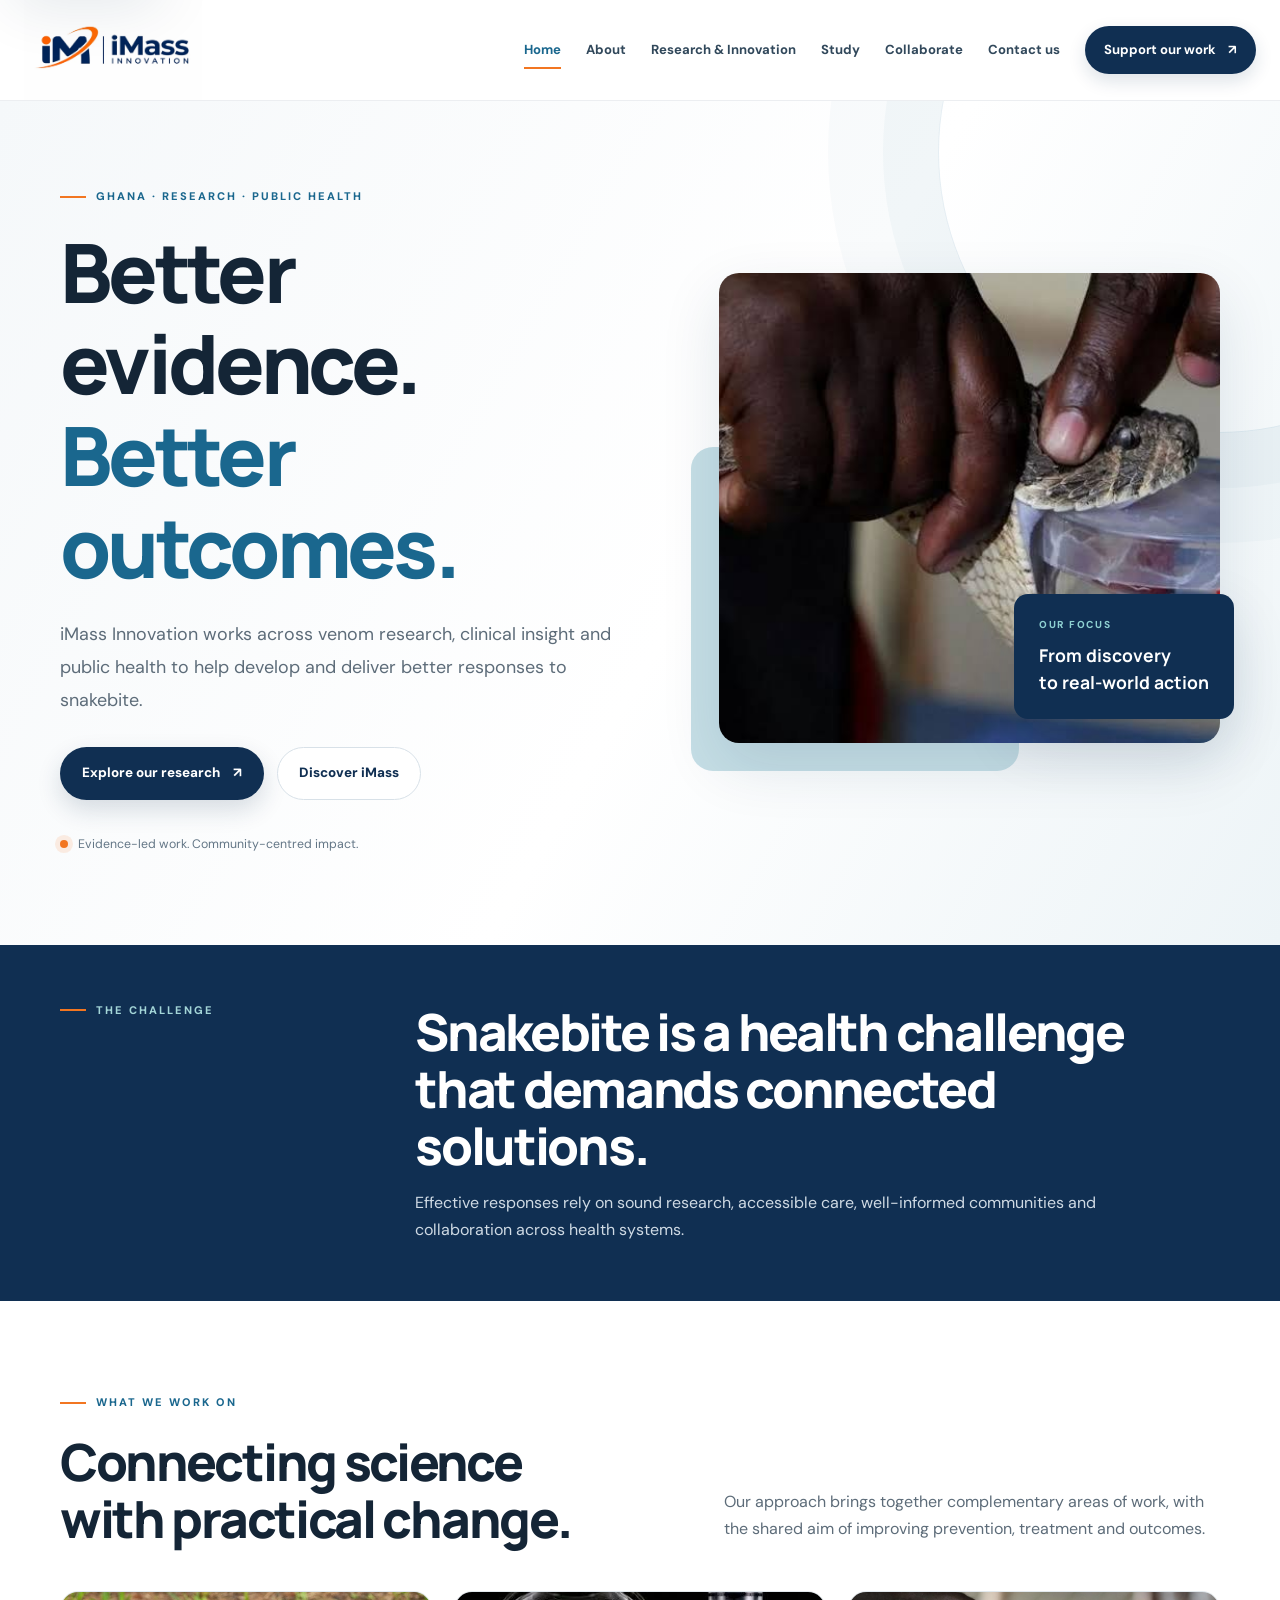
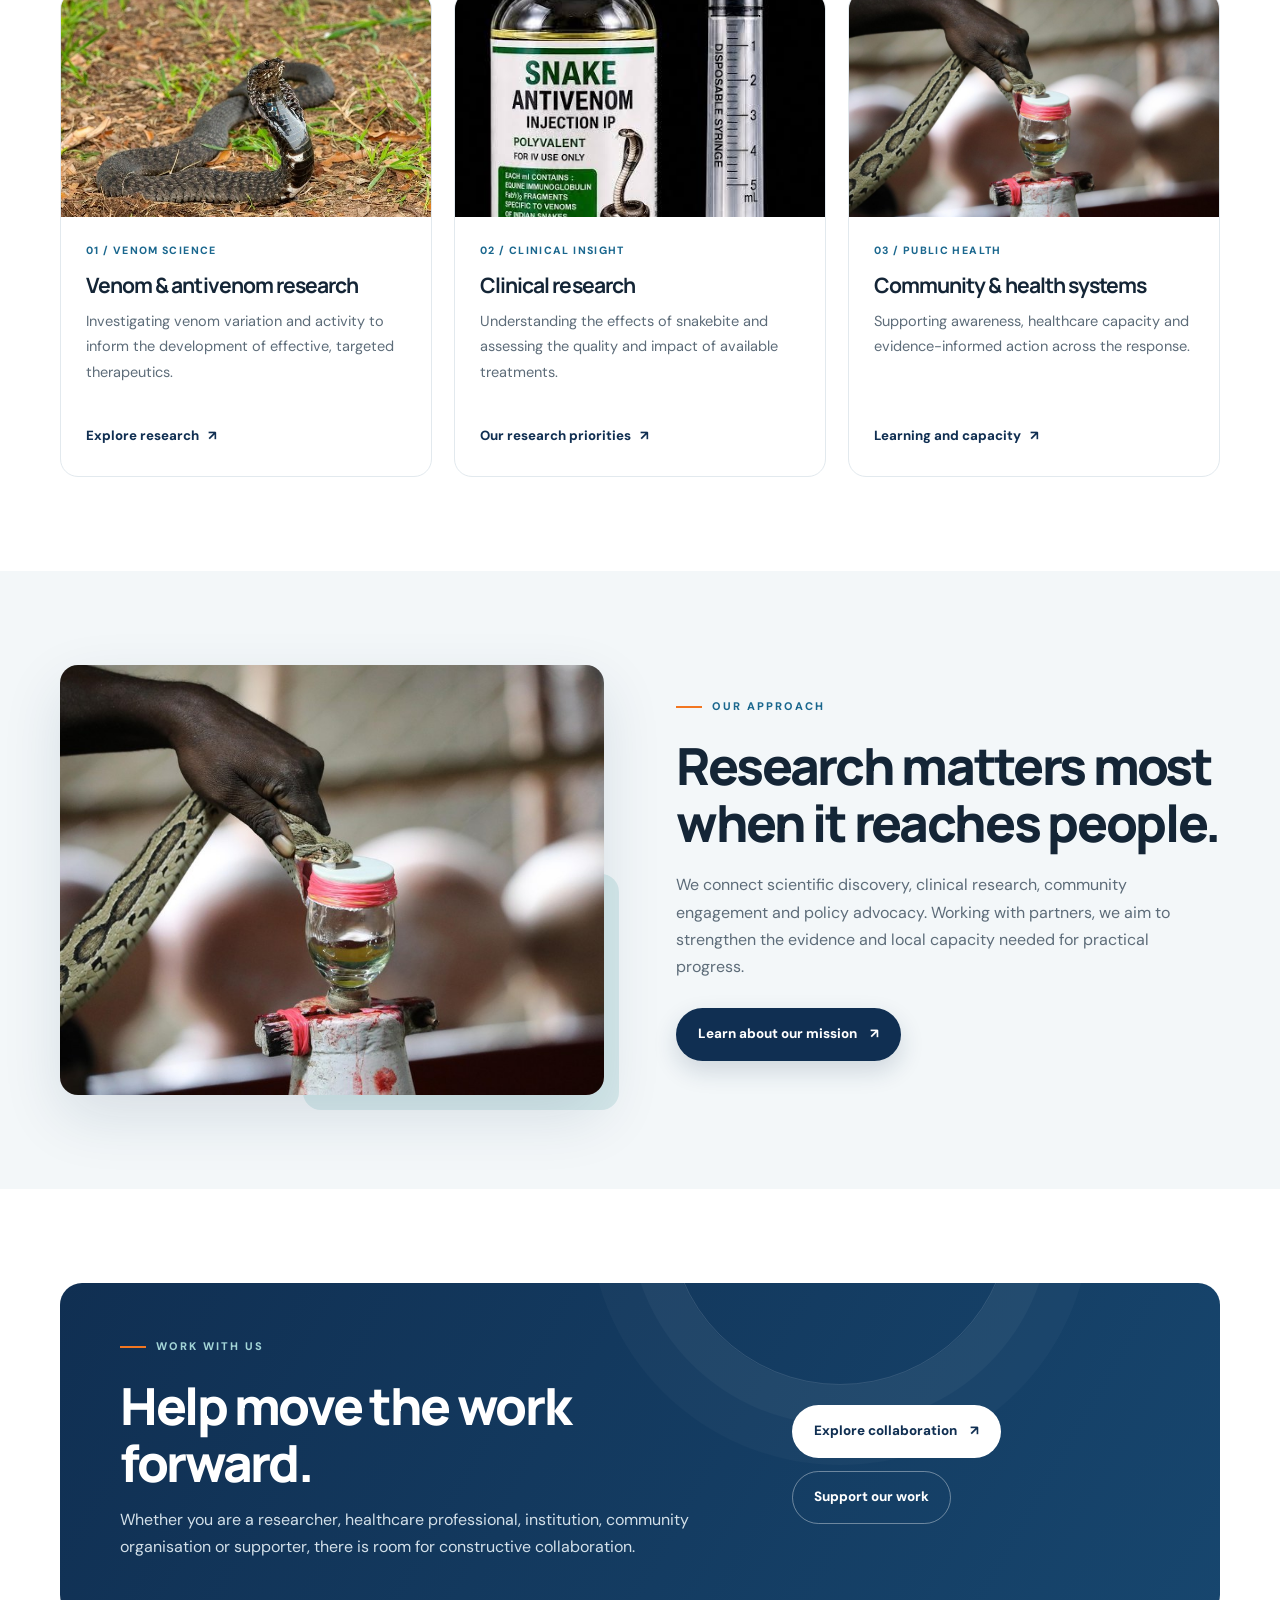
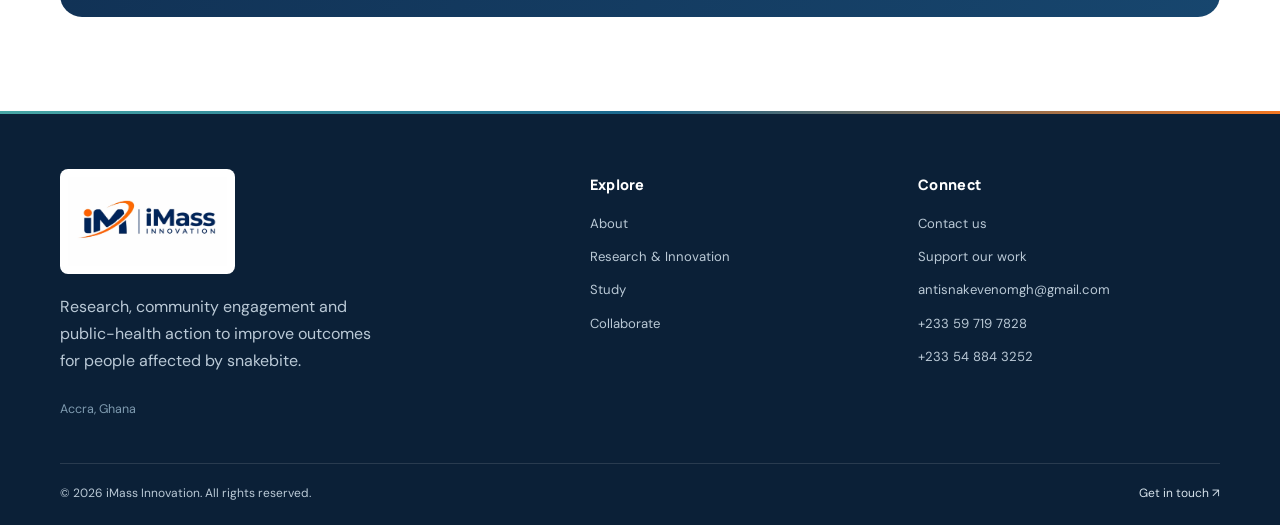
<file: index.html>
<!doctype html>
<html lang="en"><head>
  <!-- Core document settings -->
  <meta charset="utf-8"/>
  <meta name="viewport" content="width=device-width, initial-scale=1"/>
  <meta name="author" content="iMass Innovation"/>
  <meta name="description" content="iMass Innovation in Ghana advances snakebite research, venom science, community engagement and public-health action to improve outcomes."/>
  <meta name="theme-color" content="#102f52"/>
  <meta name="referrer" content="strict-origin-when-cross-origin"/>

  <!-- Search engine indexing -->
  <meta name="robots" content="index, follow, max-image-preview:large, max-snippet:-1, max-video-preview:-1"/>
  <meta name="googlebot" content="index, follow"/>

  <!-- Canonical URL and site icon -->
  <link rel="canonical" href="https://imassinnovation.org/"/>
  <link rel="icon" href="assets/imass-logo.webp" type="image/webp"/>

  <!-- Open Graph sharing -->
  <meta property="og:type" content="website"/>
  <meta property="og:site_name" content="iMass Innovation"/>
  <meta property="og:title" content="iMass Innovation Ghana — Snakebite Research &amp; Public Health"/>
  <meta property="og:description" content="iMass Innovation in Ghana advances snakebite research, venom science, community engagement and public-health action to improve outcomes."/>
  <meta property="og:url" content="https://imassinnovation.org/"/>
  <meta property="og:image" content="https://imassinnovation.org/assets/imass-logo.webp"/>
  <meta property="og:image:alt" content="iMass Innovation logo"/>
  <meta property="og:locale" content="en_GH"/>

  <!-- Twitter / X sharing -->
  <meta name="twitter:card" content="summary_large_image"/>
  <meta name="twitter:title" content="iMass Innovation Ghana — Snakebite Research &amp; Public Health"/>
  <meta name="twitter:description" content="iMass Innovation in Ghana advances snakebite research, venom science, community engagement and public-health action to improve outcomes."/>
  <meta name="twitter:image" content="https://imassinnovation.org/assets/imass-logo.webp"/>

  <!-- Page title -->
  <title>iMass Innovation Ghana — Snakebite Research &amp; Public Health</title>

  <!-- Fonts and shared website styles -->
  <link rel="preconnect" href="https://fonts.googleapis.com"/>
  <link rel="preconnect" href="https://fonts.gstatic.com" crossorigin="anonymous"/>
  <link href="https://fonts.googleapis.com/css2?family=DM+Sans:wght@400;500;600;700;800&family=Manrope:wght@500;600;700;800&display=swap" rel="stylesheet"/>
  <link rel="stylesheet" href="styles.css"/>

  <!-- Structured data: organisation, website, page and breadcrumbs -->
  <script type="application/ld+json">{"@context":"https://schema.org","@graph":[{"@type":"Organization","@id":"https://imassinnovation.org/#organization","name":"iMass Innovation","url":"https://imassinnovation.org/","logo":{"@type":"ImageObject","url":"https://imassinnovation.org/assets/imass-logo.webp"},"email":"antisnakevenomgh@gmail.com","telephone":["+233597197828","+233548843252"],"address":{"@type":"PostalAddress","addressLocality":"Accra","addressCountry":"GH"},"description":"iMass Innovation advances snakebite research, venom science, community engagement and public-health action in Ghana."},{"@type":"WebSite","@id":"https://imassinnovation.org/#website","url":"https://imassinnovation.org/","name":"iMass Innovation","publisher":{"@id":"https://imassinnovation.org/#organization"},"inLanguage":"en-GH"},{"@type":"WebPage","@id":"https://imassinnovation.org/#webpage","url":"https://imassinnovation.org/","name":"iMass Innovation Ghana — Snakebite Research & Public Health","description":"iMass Innovation in Ghana advances snakebite research, venom science, community engagement and public-health action to improve outcomes.","isPartOf":{"@id":"https://imassinnovation.org/#website"},"publisher":{"@id":"https://imassinnovation.org/#organization"},"inLanguage":"en-GH","breadcrumb":{"@type":"BreadcrumbList","itemListElement":[{"@type":"ListItem","position":1,"name":"Home","item":"https://imassinnovation.org/"}]}}]}</script>
</head><body><a class="skip-link" href="#main">Skip to content</a>
<header class="site-header"><div class="nav-shell">
  <a class="brand" href="./" aria-label="iMass Innovation home"><img loading="lazy" src="assets/imass-logo.webp" alt="iMass Innovation"></a>
  <button class="menu-toggle" type="button" aria-expanded="false" aria-controls="site-nav"><span></span><span></span><span></span><b class="sr-only">Open navigation</b></button>
  <nav class="site-nav" id="site-nav" aria-label="Main navigation"><a href="./" aria-current="page">Home</a><a href="./about/">About</a><a href="./research-innovation/">Research & Innovation</a><a href="./study/">Study</a><a href="./collaborate/">Collaborate</a><a href="./contact-us/">Contact us</a><a class="nav-cta" href="./donate/">Support our work <span aria-hidden="true">↗</span></a></nav>
</div></header><main id="main">
<section class="hero hero-home"><div class="container hero-grid"><div class="hero-copy"><p class="eyebrow">Ghana · Research · Public health</p><h1>Better evidence.<br><em>Better outcomes.</em></h1><p class="lead">iMass Innovation works across venom research, clinical insight and public health to help develop and deliver better responses to snakebite.</p><div class="button-row"><a class="button button-primary" href="./research-innovation/">Explore our research <span aria-hidden="true">↗</span></a><a class="button button-quiet" href="./about/">Discover iMass</a></div><div class="hero-note"><span class="dot"></span> Evidence-led work. Community-centred impact.</div></div><div class="hero-visual"><img fetchpriority="high" src="images/snakebite-research.jpg" alt="Research materials associated with snakebite science"><div class="image-label"><span class="label-kicker">OUR FOCUS</span><strong>From discovery<br>to real-world action</strong></div></div></div></section>
<section class="intro-band"><div class="container intro-band-grid"><p class="eyebrow">The challenge</p><div><h2>Snakebite is a health challenge that demands connected solutions.</h2><p>Effective responses rely on sound research, accessible care, well-informed communities and collaboration across health systems.</p></div></div></section>
<section class="section" data-reveal><div class="container"><div class="section-heading"><div><p class="eyebrow">What we work on</p><h2>Connecting science<br>with practical change.</h2></div><p>Our approach brings together complementary areas of work, with the shared aim of improving prevention, treatment and outcomes.</p></div><div class="feature-grid">
<article class="feature-card"><img loading="lazy" src="images/snake-cobra.jpg" alt="Cobra in its natural environment"><div class="feature-content"><span class="card-index">01 / VENOM SCIENCE</span><h3>Venom & antivenom research</h3><p>Investigating venom variation and activity to inform the development of effective, targeted therapeutics.</p><a class="text-link" href="./research-innovation/">Explore research <span>↗</span></a></div></article>
<article class="feature-card"><img loading="lazy" src="images/antivenom-treatment.jpg" alt="Medical treatment materials"><div class="feature-content"><span class="card-index">02 / CLINICAL INSIGHT</span><h3>Clinical research</h3><p>Understanding the effects of snakebite and assessing the quality and impact of available treatments.</p><a class="text-link" href="./research-innovation/">Our research priorities <span>↗</span></a></div></article>
<article class="feature-card"><img loading="lazy" src="images/snakebite-community.jpg" alt="Community engagement and education"><div class="feature-content"><span class="card-index">03 / PUBLIC HEALTH</span><h3>Community & health systems</h3><p>Supporting awareness, healthcare capacity and evidence-informed action across the response.</p><a class="text-link" href="./study/">Learning and capacity <span>↗</span></a></div></article>
</div></div></section>
<section class="section section-tint" data-reveal><div class="container split-section"><div class="split-image"><img loading="lazy" src="images/snakebite-community.jpg" alt="Community outreach and public-health engagement"></div><div class="split-copy"><p class="eyebrow">Our approach</p><h2>Research matters most when it reaches people.</h2><p>We connect scientific discovery, clinical research, community engagement and policy advocacy. Working with partners, we aim to strengthen the evidence and local capacity needed for practical progress.</p><a class="button button-primary" href="./about/">Learn about our mission <span>↗</span></a></div></div></section>
<section class="section" data-reveal><div class="container closing-panel"><div><p class="eyebrow">Work with us</p><h2>Help move the work forward.</h2><p>Whether you are a researcher, healthcare professional, institution, community organisation or supporter, there is room for constructive collaboration.</p></div><div class="button-row"><a class="button button-light" href="./collaborate/">Explore collaboration <span>↗</span></a><a class="button button-outline-light" href="./donate/">Support our work</a></div></div></section>
</main><footer class="site-footer"><div class="container footer-main">
  <div class="footer-intro"><a href="./" class="footer-logo"><img loading="lazy" src="assets/imass-logo.webp" alt="iMass Innovation"></a><p>Research, community engagement and public-health action to improve outcomes for people affected by snakebite.</p><span class="footer-location">Accra, Ghana</span></div>
  <div><h2>Explore</h2><div class="footer-links"><a href="./about/">About</a><a href="./research-innovation/">Research & Innovation</a><a href="./study/">Study</a><a href="./collaborate/">Collaborate</a></div></div>
  <div><h2>Connect</h2><div class="footer-links"><a href="./contact-us/">Contact us</a><a href="./donate/">Support our work</a><a href="mailto:antisnakevenomgh@gmail.com">antisnakevenomgh@gmail.com</a><a href="tel:+233597197828">+233 59 719 7828</a><a href="tel:+233548843252">+233 54 884 3252</a></div></div>
</div><div class="container footer-bottom"><span>© <span data-year></span> iMass Innovation. All rights reserved.</span><a href="./contact-us/">Get in touch <span aria-hidden="true">↗</span></a></div></footer><script src="script.js" defer></script></body></html>
</file>
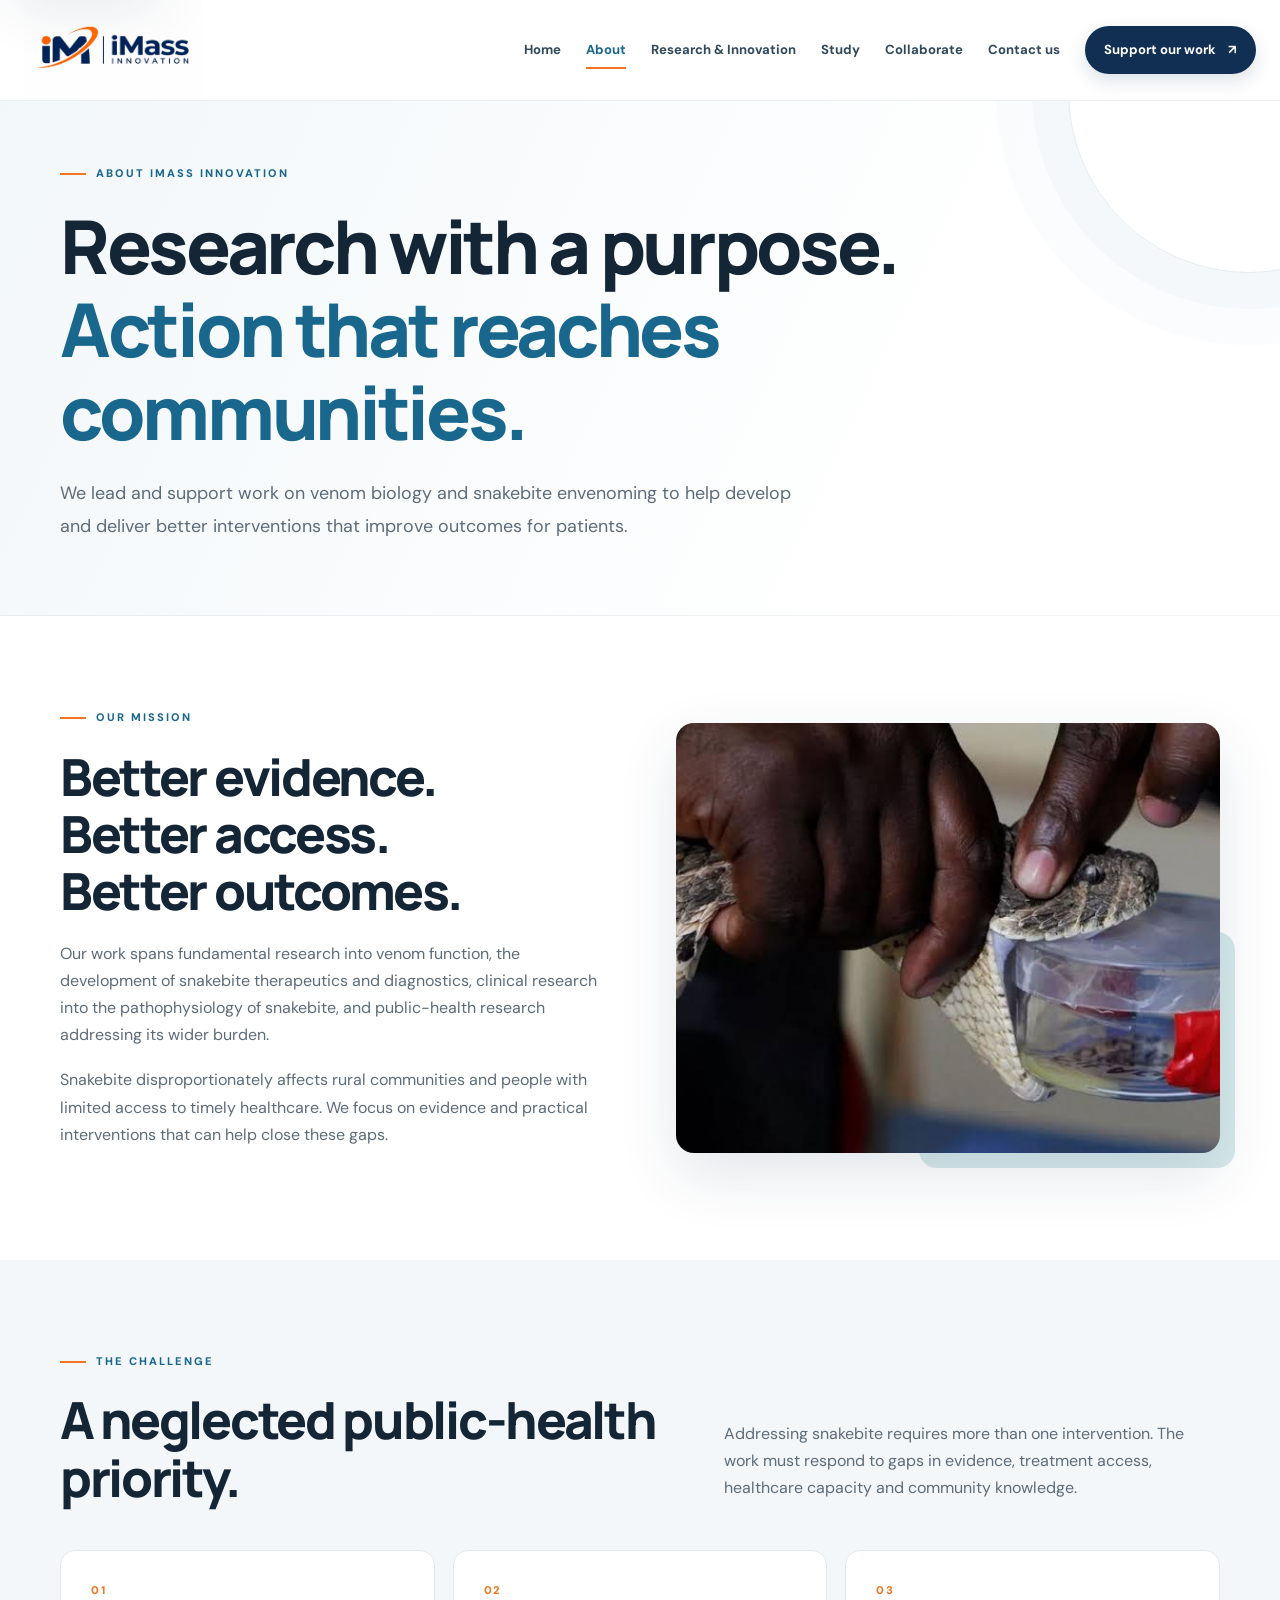
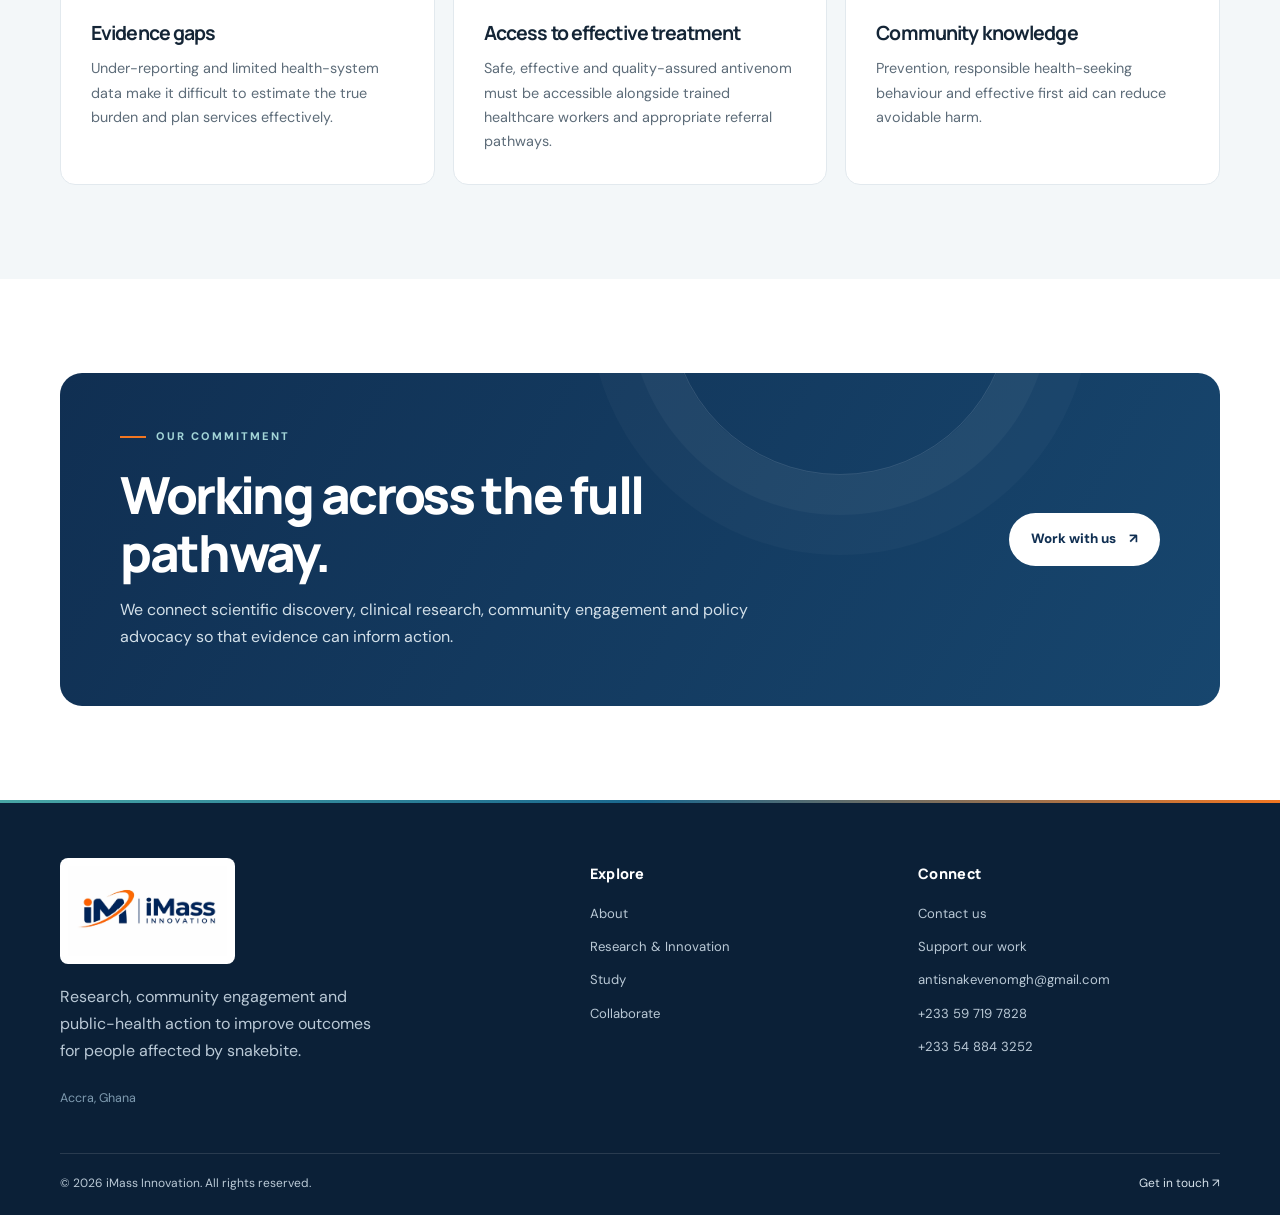
<file: about/index.html>
<!doctype html>
<html lang="en"><head>
  <!-- Core document settings -->
  <meta charset="utf-8"/>
  <meta name="viewport" content="width=device-width, initial-scale=1"/>
  <meta name="author" content="iMass Innovation"/>
  <meta name="description" content="Discover iMass Innovation in Ghana, our mission, snakebite research focus and commitment to evidence-led public-health impact."/>
  <meta name="theme-color" content="#102f52"/>
  <meta name="referrer" content="strict-origin-when-cross-origin"/>

  <!-- Search engine indexing -->
  <meta name="robots" content="index, follow, max-image-preview:large, max-snippet:-1, max-video-preview:-1"/>
  <meta name="googlebot" content="index, follow"/>

  <!-- Canonical URL and site icon -->
  <link rel="canonical" href="https://imassinnovation.org/about/"/>
  <link rel="icon" href="../assets/imass-logo.webp" type="image/webp"/>

  <!-- Open Graph sharing -->
  <meta property="og:type" content="website"/>
  <meta property="og:site_name" content="iMass Innovation"/>
  <meta property="og:title" content="About iMass Innovation — Mission &amp; Public Health in Ghana"/>
  <meta property="og:description" content="Discover iMass Innovation in Ghana, our mission, snakebite research focus and commitment to evidence-led public-health impact."/>
  <meta property="og:url" content="https://imassinnovation.org/about/"/>
  <meta property="og:image" content="https://imassinnovation.org/assets/imass-logo.webp"/>
  <meta property="og:image:alt" content="iMass Innovation logo"/>
  <meta property="og:locale" content="en_GH"/>

  <!-- Twitter / X sharing -->
  <meta name="twitter:card" content="summary_large_image"/>
  <meta name="twitter:title" content="About iMass Innovation — Mission &amp; Public Health in Ghana"/>
  <meta name="twitter:description" content="Discover iMass Innovation in Ghana, our mission, snakebite research focus and commitment to evidence-led public-health impact."/>
  <meta name="twitter:image" content="https://imassinnovation.org/assets/imass-logo.webp"/>

  <!-- Page title -->
  <title>About iMass Innovation — Mission &amp; Public Health in Ghana</title>

  <!-- Fonts and shared website styles -->
  <link rel="preconnect" href="https://fonts.googleapis.com"/>
  <link rel="preconnect" href="https://fonts.gstatic.com" crossorigin="anonymous"/>
  <link href="https://fonts.googleapis.com/css2?family=DM+Sans:wght@400;500;600;700;800&family=Manrope:wght@500;600;700;800&display=swap" rel="stylesheet"/>
  <link rel="stylesheet" href="../styles.css"/>

  <!-- Structured data: organisation, website, page and breadcrumbs -->
  <script type="application/ld+json">{"@context":"https://schema.org","@graph":[{"@type":"Organization","@id":"https://imassinnovation.org/#organization","name":"iMass Innovation","url":"https://imassinnovation.org/","logo":{"@type":"ImageObject","url":"https://imassinnovation.org/assets/imass-logo.webp"},"email":"antisnakevenomgh@gmail.com","telephone":["+233597197828","+233548843252"],"address":{"@type":"PostalAddress","addressLocality":"Accra","addressCountry":"GH"},"description":"iMass Innovation advances snakebite research, venom science, community engagement and public-health action in Ghana."},{"@type":"WebSite","@id":"https://imassinnovation.org/#website","url":"https://imassinnovation.org/","name":"iMass Innovation","publisher":{"@id":"https://imassinnovation.org/#organization"},"inLanguage":"en-GH"},{"@type":"AboutPage","@id":"https://imassinnovation.org/about/#webpage","url":"https://imassinnovation.org/about/","name":"About iMass Innovation — Mission & Public Health in Ghana","description":"Discover iMass Innovation in Ghana, our mission, snakebite research focus and commitment to evidence-led public-health impact.","isPartOf":{"@id":"https://imassinnovation.org/#website"},"publisher":{"@id":"https://imassinnovation.org/#organization"},"inLanguage":"en-GH","breadcrumb":{"@type":"BreadcrumbList","itemListElement":[{"@type":"ListItem","position":1,"name":"Home","item":"https://imassinnovation.org/"},{"@type":"ListItem","position":2,"name":"About iMass Innovation","item":"https://imassinnovation.org/about/"}]}}]}</script>
</head><body><a class="skip-link" href="#main">Skip to content</a>
<header class="site-header"><div class="nav-shell">
  <a class="brand" href="../" aria-label="iMass Innovation home"><img loading="lazy" src="../assets/imass-logo.webp" alt="iMass Innovation"></a>
  <button class="menu-toggle" type="button" aria-expanded="false" aria-controls="site-nav"><span></span><span></span><span></span><b class="sr-only">Open navigation</b></button>
  <nav class="site-nav" id="site-nav" aria-label="Main navigation"><a href="../">Home</a><a href="../about/" aria-current="page">About</a><a href="../research-innovation/">Research & Innovation</a><a href="../study/">Study</a><a href="../collaborate/">Collaborate</a><a href="../contact-us/">Contact us</a><a class="nav-cta" href="../donate/">Support our work <span aria-hidden="true">↗</span></a></nav>
</div></header><main id="main">
<section class="page-hero"><div class="container"><p class="eyebrow">About iMass Innovation</p><h1>Research with a purpose.<br><em>Action that reaches communities.</em></h1><p class="page-lead">We lead and support work on venom biology and snakebite envenoming to help develop and deliver better interventions that improve outcomes for patients.</p></div></section>
<section class="section" data-reveal><div class="container split-section"><div class="split-copy"><p class="eyebrow">Our mission</p><h2>Better evidence.<br>Better access.<br>Better outcomes.</h2><p>Our work spans fundamental research into venom function, the development of snakebite therapeutics and diagnostics, clinical research into the pathophysiology of snakebite, and public-health research addressing its wider burden.</p><p>Snakebite disproportionately affects rural communities and people with limited access to timely healthcare. We focus on evidence and practical interventions that can help close these gaps.</p></div><div class="split-image"><img loading="lazy" src="../images/snakebite-research.jpg" alt="Snakebite research materials"></div></div></section>
<section class="section section-tint" data-reveal><div class="container"><div class="section-heading"><div><p class="eyebrow">The challenge</p><h2>A neglected public-health<br>priority.</h2></div><p>Addressing snakebite requires more than one intervention. The work must respond to gaps in evidence, treatment access, healthcare capacity and community knowledge.</p></div><div class="number-grid"><article><span>01</span><h3>Evidence gaps</h3><p>Under-reporting and limited health-system data make it difficult to estimate the true burden and plan services effectively.</p></article><article><span>02</span><h3>Access to effective treatment</h3><p>Safe, effective and quality-assured antivenom must be accessible alongside trained healthcare workers and appropriate referral pathways.</p></article><article><span>03</span><h3>Community knowledge</h3><p>Prevention, responsible health-seeking behaviour and effective first aid can reduce avoidable harm.</p></article></div></div></section>
<section class="section" data-reveal><div class="container closing-panel"><div><p class="eyebrow">Our commitment</p><h2>Working across the full pathway.</h2><p>We connect scientific discovery, clinical research, community engagement and policy advocacy so that evidence can inform action.</p></div><a class="button button-light" href="../collaborate/">Work with us <span>↗</span></a></div></section>
</main><footer class="site-footer"><div class="container footer-main">
  <div class="footer-intro"><a href="../" class="footer-logo"><img loading="lazy" src="../assets/imass-logo.webp" alt="iMass Innovation"></a><p>Research, community engagement and public-health action to improve outcomes for people affected by snakebite.</p><span class="footer-location">Accra, Ghana</span></div>
  <div><h2>Explore</h2><div class="footer-links"><a href="../about/">About</a><a href="../research-innovation/">Research & Innovation</a><a href="../study/">Study</a><a href="../collaborate/">Collaborate</a></div></div>
  <div><h2>Connect</h2><div class="footer-links"><a href="../contact-us/">Contact us</a><a href="../donate/">Support our work</a><a href="mailto:antisnakevenomgh@gmail.com">antisnakevenomgh@gmail.com</a><a href="tel:+233597197828">+233 59 719 7828</a><a href="tel:+233548843252">+233 54 884 3252</a></div></div>
</div><div class="container footer-bottom"><span>© <span data-year></span> iMass Innovation. All rights reserved.</span><a href="../contact-us/">Get in touch <span aria-hidden="true">↗</span></a></div></footer><script src="../script.js" defer></script></body></html>
</file>
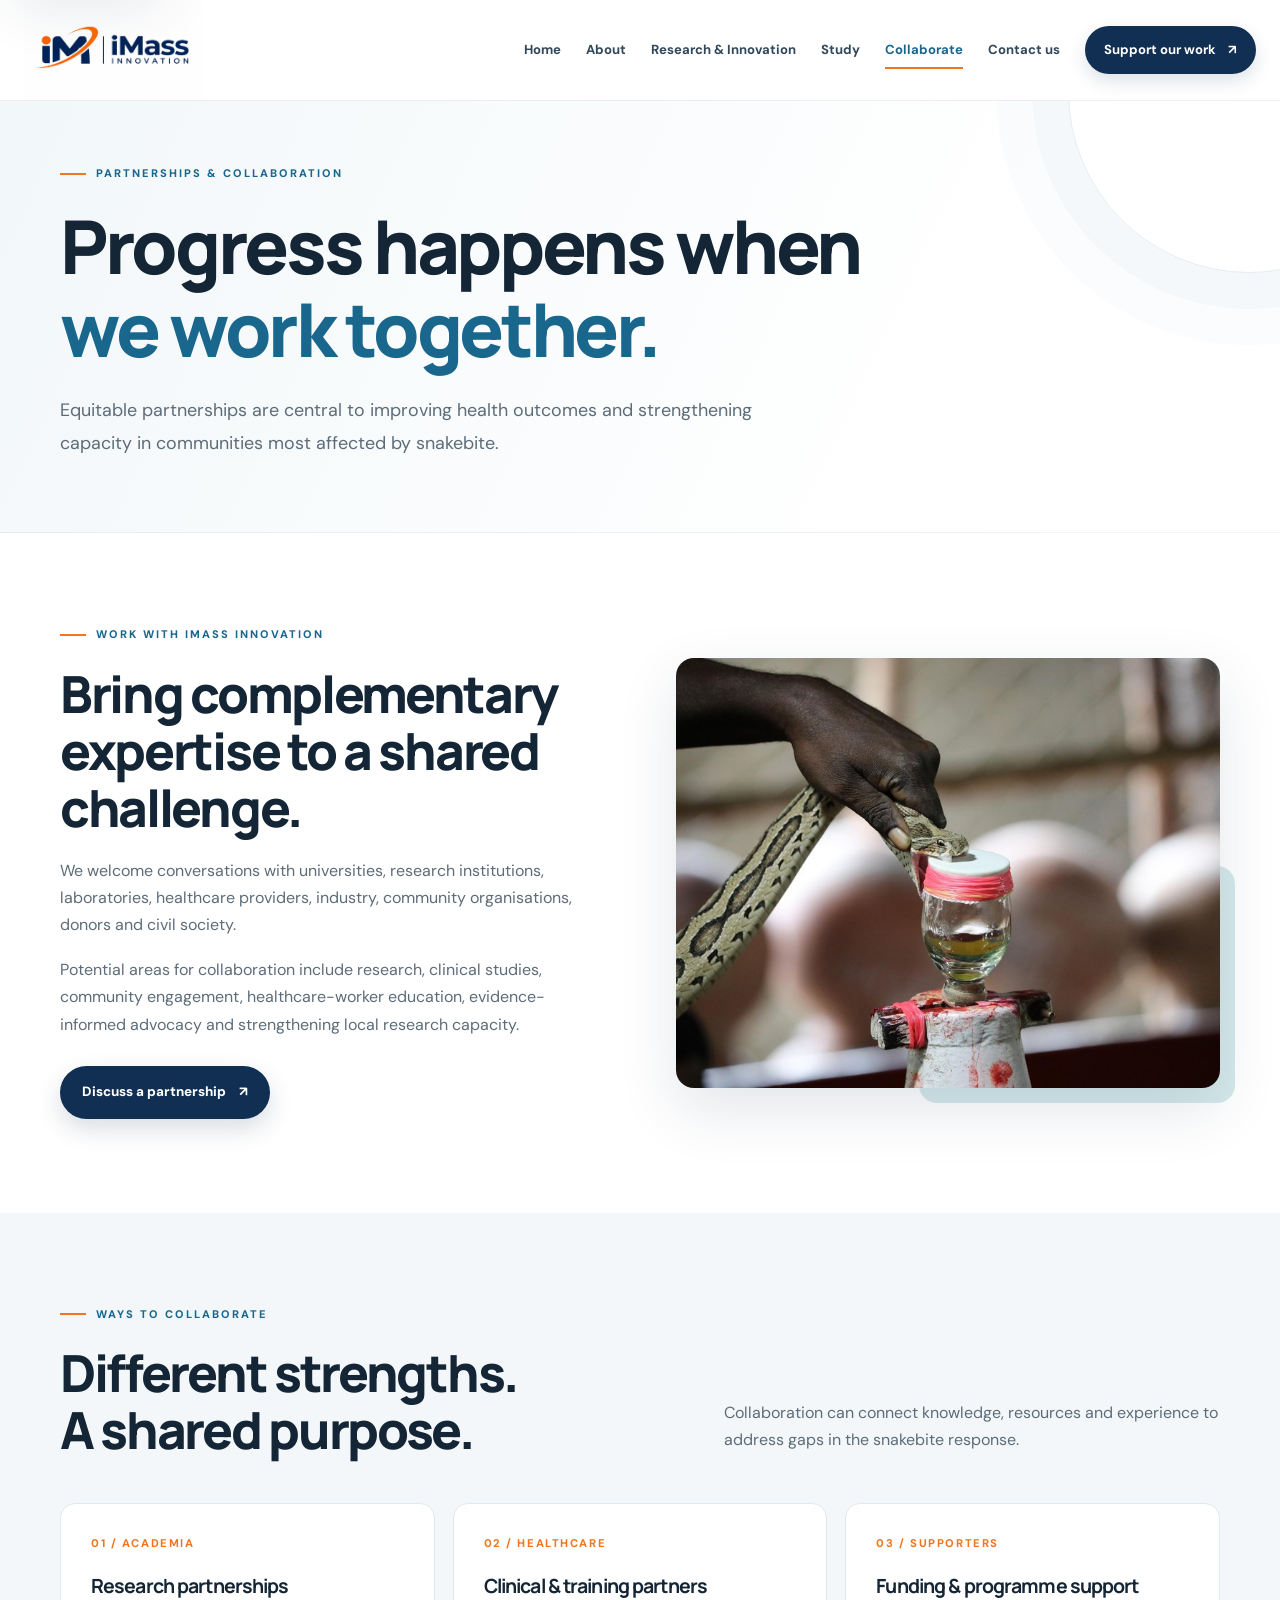
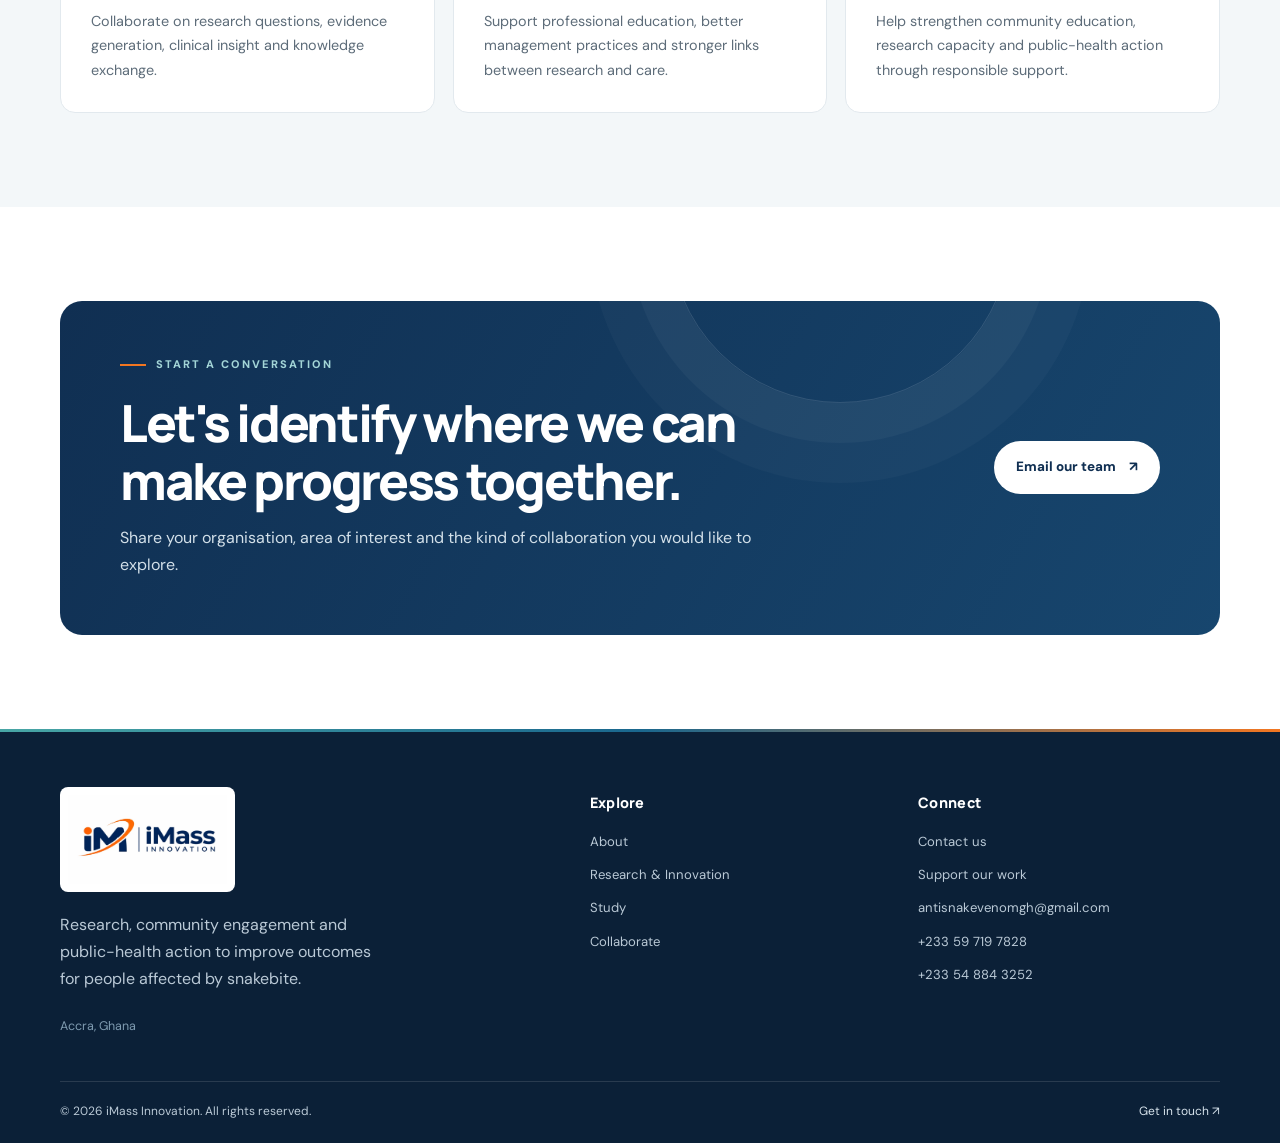
<file: collaborate/index.html>
<!doctype html>
<html lang="en"><head>
  <!-- Core document settings -->
  <meta charset="utf-8"/>
  <meta name="viewport" content="width=device-width, initial-scale=1"/>
  <meta name="author" content="iMass Innovation"/>
  <meta name="description" content="Partner with iMass Innovation in Ghana on snakebite research, clinical studies, community engagement, public health and capacity building."/>
  <meta name="theme-color" content="#102f52"/>
  <meta name="referrer" content="strict-origin-when-cross-origin"/>

  <!-- Search engine indexing -->
  <meta name="robots" content="index, follow, max-image-preview:large, max-snippet:-1, max-video-preview:-1"/>
  <meta name="googlebot" content="index, follow"/>

  <!-- Canonical URL and site icon -->
  <link rel="canonical" href="https://imassinnovation.org/collaborate/"/>
  <link rel="icon" href="../assets/imass-logo.webp" type="image/webp"/>

  <!-- Open Graph sharing -->
  <meta property="og:type" content="website"/>
  <meta property="og:site_name" content="iMass Innovation"/>
  <meta property="og:title" content="Research Partnerships &amp; Collaboration — iMass Innovation"/>
  <meta property="og:description" content="Partner with iMass Innovation in Ghana on snakebite research, clinical studies, community engagement, public health and capacity building."/>
  <meta property="og:url" content="https://imassinnovation.org/collaborate/"/>
  <meta property="og:image" content="https://imassinnovation.org/assets/imass-logo.webp"/>
  <meta property="og:image:alt" content="iMass Innovation logo"/>
  <meta property="og:locale" content="en_GH"/>

  <!-- Twitter / X sharing -->
  <meta name="twitter:card" content="summary_large_image"/>
  <meta name="twitter:title" content="Research Partnerships &amp; Collaboration — iMass Innovation"/>
  <meta name="twitter:description" content="Partner with iMass Innovation in Ghana on snakebite research, clinical studies, community engagement, public health and capacity building."/>
  <meta name="twitter:image" content="https://imassinnovation.org/assets/imass-logo.webp"/>

  <!-- Page title -->
  <title>Research Partnerships &amp; Collaboration — iMass Innovation</title>

  <!-- Fonts and shared website styles -->
  <link rel="preconnect" href="https://fonts.googleapis.com"/>
  <link rel="preconnect" href="https://fonts.gstatic.com" crossorigin="anonymous"/>
  <link href="https://fonts.googleapis.com/css2?family=DM+Sans:wght@400;500;600;700;800&family=Manrope:wght@500;600;700;800&display=swap" rel="stylesheet"/>
  <link rel="stylesheet" href="../styles.css"/>

  <!-- Structured data: organisation, website, page and breadcrumbs -->
  <script type="application/ld+json">{"@context":"https://schema.org","@graph":[{"@type":"Organization","@id":"https://imassinnovation.org/#organization","name":"iMass Innovation","url":"https://imassinnovation.org/","logo":{"@type":"ImageObject","url":"https://imassinnovation.org/assets/imass-logo.webp"},"email":"antisnakevenomgh@gmail.com","telephone":["+233597197828","+233548843252"],"address":{"@type":"PostalAddress","addressLocality":"Accra","addressCountry":"GH"},"description":"iMass Innovation advances snakebite research, venom science, community engagement and public-health action in Ghana."},{"@type":"WebSite","@id":"https://imassinnovation.org/#website","url":"https://imassinnovation.org/","name":"iMass Innovation","publisher":{"@id":"https://imassinnovation.org/#organization"},"inLanguage":"en-GH"},{"@type":"WebPage","@id":"https://imassinnovation.org/collaborate/#webpage","url":"https://imassinnovation.org/collaborate/","name":"Research Partnerships & Collaboration — iMass Innovation","description":"Partner with iMass Innovation in Ghana on snakebite research, clinical studies, community engagement, public health and capacity building.","isPartOf":{"@id":"https://imassinnovation.org/#website"},"publisher":{"@id":"https://imassinnovation.org/#organization"},"inLanguage":"en-GH","breadcrumb":{"@type":"BreadcrumbList","itemListElement":[{"@type":"ListItem","position":1,"name":"Home","item":"https://imassinnovation.org/"},{"@type":"ListItem","position":2,"name":"Research Partnerships & Collaboration","item":"https://imassinnovation.org/collaborate/"}]}}]}</script>
</head><body><a class="skip-link" href="#main">Skip to content</a>
<header class="site-header"><div class="nav-shell">
  <a class="brand" href="../" aria-label="iMass Innovation home"><img loading="lazy" src="../assets/imass-logo.webp" alt="iMass Innovation"></a>
  <button class="menu-toggle" type="button" aria-expanded="false" aria-controls="site-nav"><span></span><span></span><span></span><b class="sr-only">Open navigation</b></button>
  <nav class="site-nav" id="site-nav" aria-label="Main navigation"><a href="../">Home</a><a href="../about/">About</a><a href="../research-innovation/">Research & Innovation</a><a href="../study/">Study</a><a href="../collaborate/" aria-current="page">Collaborate</a><a href="../contact-us/">Contact us</a><a class="nav-cta" href="../donate/">Support our work <span aria-hidden="true">↗</span></a></nav>
</div></header><main id="main">
<section class="page-hero"><div class="container"><p class="eyebrow">Partnerships & collaboration</p><h1>Progress happens when<br><em>we work together.</em></h1><p class="page-lead">Equitable partnerships are central to improving health outcomes and strengthening capacity in communities most affected by snakebite.</p></div></section>
<section class="section" data-reveal><div class="container split-section"><div class="split-copy"><p class="eyebrow">Work with iMass Innovation</p><h2>Bring complementary expertise to a shared challenge.</h2><p>We welcome conversations with universities, research institutions, laboratories, healthcare providers, industry, community organisations, donors and civil society.</p><p>Potential areas for collaboration include research, clinical studies, community engagement, healthcare-worker education, evidence-informed advocacy and strengthening local research capacity.</p><a class="button button-primary" href="../contact-us/">Discuss a partnership <span>↗</span></a></div><div class="split-image"><img loading="lazy" src="../images/snakebite-community.jpg" alt="Community engagement and collaboration"></div></div></section>
<section class="section section-tint" data-reveal><div class="container"><div class="section-heading"><div><p class="eyebrow">Ways to collaborate</p><h2>Different strengths.<br>A shared purpose.</h2></div><p>Collaboration can connect knowledge, resources and experience to address gaps in the snakebite response.</p></div><div class="number-grid"><article><span>01 / ACADEMIA</span><h3>Research partnerships</h3><p>Collaborate on research questions, evidence generation, clinical insight and knowledge exchange.</p></article><article><span>02 / HEALTHCARE</span><h3>Clinical & training partners</h3><p>Support professional education, better management practices and stronger links between research and care.</p></article><article><span>03 / SUPPORTERS</span><h3>Funding & programme support</h3><p>Help strengthen community education, research capacity and public-health action through responsible support.</p></article></div></div></section>
<section class="section" data-reveal><div class="container closing-panel"><div><p class="eyebrow">Start a conversation</p><h2>Let's identify where we can make progress together.</h2><p>Share your organisation, area of interest and the kind of collaboration you would like to explore.</p></div><a class="button button-light" href="mailto:antisnakevenomgh@gmail.com?subject=Collaboration%20with%20iMass%20Innovation">Email our team <span>↗</span></a></div></section>
</main><footer class="site-footer"><div class="container footer-main">
  <div class="footer-intro"><a href="../" class="footer-logo"><img loading="lazy" src="../assets/imass-logo.webp" alt="iMass Innovation"></a><p>Research, community engagement and public-health action to improve outcomes for people affected by snakebite.</p><span class="footer-location">Accra, Ghana</span></div>
  <div><h2>Explore</h2><div class="footer-links"><a href="../about/">About</a><a href="../research-innovation/">Research & Innovation</a><a href="../study/">Study</a><a href="../collaborate/">Collaborate</a></div></div>
  <div><h2>Connect</h2><div class="footer-links"><a href="../contact-us/">Contact us</a><a href="../donate/">Support our work</a><a href="mailto:antisnakevenomgh@gmail.com">antisnakevenomgh@gmail.com</a><a href="tel:+233597197828">+233 59 719 7828</a><a href="tel:+233548843252">+233 54 884 3252</a></div></div>
</div><div class="container footer-bottom"><span>© <span data-year></span> iMass Innovation. All rights reserved.</span><a href="../contact-us/">Get in touch <span aria-hidden="true">↗</span></a></div></footer><script src="../script.js" defer></script></body></html>
</file>
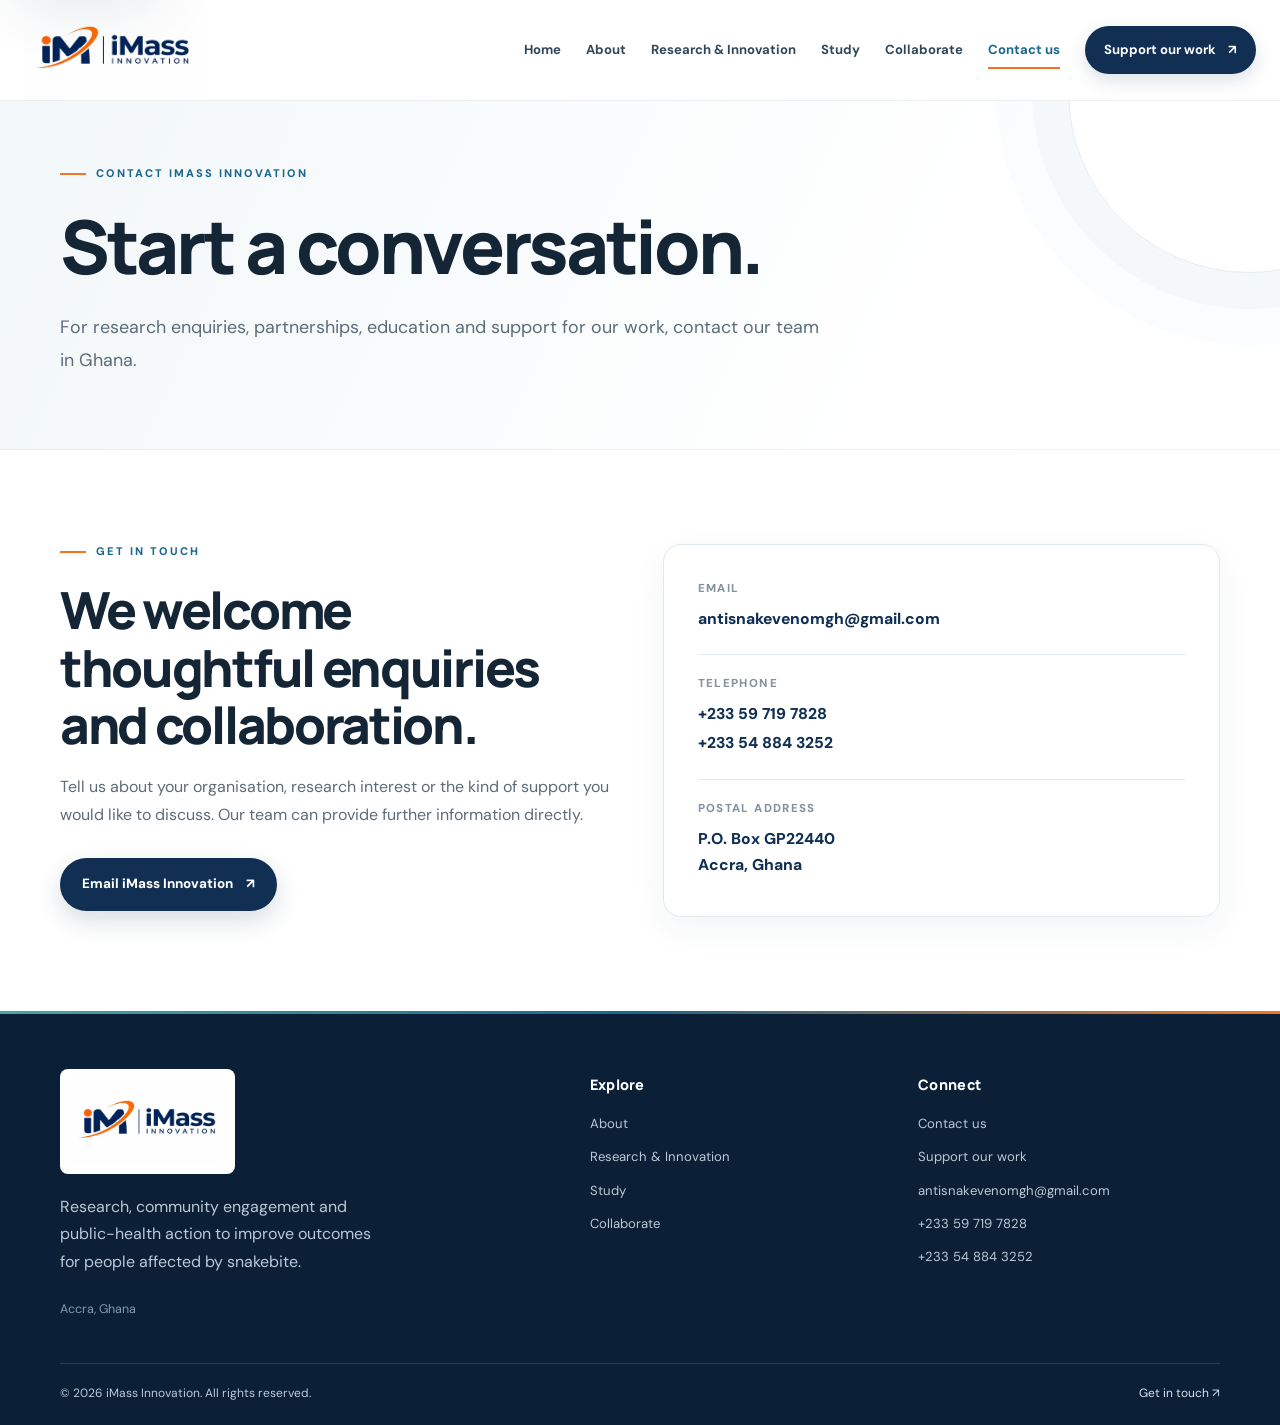
<file: contact-us/index.html>
<!doctype html>
<html lang="en"><head>
  <!-- Core document settings -->
  <meta charset="utf-8"/>
  <meta name="viewport" content="width=device-width, initial-scale=1"/>
  <meta name="author" content="iMass Innovation"/>
  <meta name="description" content="Contact iMass Innovation in Accra, Ghana, about snakebite research, partnerships, learning opportunities and support."/>
  <meta name="theme-color" content="#102f52"/>
  <meta name="referrer" content="strict-origin-when-cross-origin"/>

  <!-- Search engine indexing -->
  <meta name="robots" content="index, follow, max-image-preview:large, max-snippet:-1, max-video-preview:-1"/>
  <meta name="googlebot" content="index, follow"/>

  <!-- Canonical URL and site icon -->
  <link rel="canonical" href="https://imassinnovation.org/contact-us/"/>
  <link rel="icon" href="../assets/imass-logo.webp" type="image/webp"/>

  <!-- Open Graph sharing -->
  <meta property="og:type" content="website"/>
  <meta property="og:site_name" content="iMass Innovation"/>
  <meta property="og:title" content="Contact iMass Innovation Ghana — Research &amp; Partnerships"/>
  <meta property="og:description" content="Contact iMass Innovation in Accra, Ghana, about snakebite research, partnerships, learning opportunities and support."/>
  <meta property="og:url" content="https://imassinnovation.org/contact-us/"/>
  <meta property="og:image" content="https://imassinnovation.org/assets/imass-logo.webp"/>
  <meta property="og:image:alt" content="iMass Innovation logo"/>
  <meta property="og:locale" content="en_GH"/>

  <!-- Twitter / X sharing -->
  <meta name="twitter:card" content="summary_large_image"/>
  <meta name="twitter:title" content="Contact iMass Innovation Ghana — Research &amp; Partnerships"/>
  <meta name="twitter:description" content="Contact iMass Innovation in Accra, Ghana, about snakebite research, partnerships, learning opportunities and support."/>
  <meta name="twitter:image" content="https://imassinnovation.org/assets/imass-logo.webp"/>

  <!-- Page title -->
  <title>Contact iMass Innovation Ghana — Research &amp; Partnerships</title>

  <!-- Fonts and shared website styles -->
  <link rel="preconnect" href="https://fonts.googleapis.com"/>
  <link rel="preconnect" href="https://fonts.gstatic.com" crossorigin="anonymous"/>
  <link href="https://fonts.googleapis.com/css2?family=DM+Sans:wght@400;500;600;700;800&family=Manrope:wght@500;600;700;800&display=swap" rel="stylesheet"/>
  <link rel="stylesheet" href="../styles.css"/>

  <!-- Structured data: organisation, website, page and breadcrumbs -->
  <script type="application/ld+json">{"@context":"https://schema.org","@graph":[{"@type":"Organization","@id":"https://imassinnovation.org/#organization","name":"iMass Innovation","url":"https://imassinnovation.org/","logo":{"@type":"ImageObject","url":"https://imassinnovation.org/assets/imass-logo.webp"},"email":"antisnakevenomgh@gmail.com","telephone":["+233597197828","+233548843252"],"address":{"@type":"PostalAddress","addressLocality":"Accra","addressCountry":"GH"},"description":"iMass Innovation advances snakebite research, venom science, community engagement and public-health action in Ghana."},{"@type":"WebSite","@id":"https://imassinnovation.org/#website","url":"https://imassinnovation.org/","name":"iMass Innovation","publisher":{"@id":"https://imassinnovation.org/#organization"},"inLanguage":"en-GH"},{"@type":"ContactPage","@id":"https://imassinnovation.org/contact-us/#webpage","url":"https://imassinnovation.org/contact-us/","name":"Contact iMass Innovation Ghana — Research & Partnerships","description":"Contact iMass Innovation in Accra, Ghana, about snakebite research, partnerships, learning opportunities and support.","isPartOf":{"@id":"https://imassinnovation.org/#website"},"publisher":{"@id":"https://imassinnovation.org/#organization"},"inLanguage":"en-GH","breadcrumb":{"@type":"BreadcrumbList","itemListElement":[{"@type":"ListItem","position":1,"name":"Home","item":"https://imassinnovation.org/"},{"@type":"ListItem","position":2,"name":"Contact iMass Innovation Ghana","item":"https://imassinnovation.org/contact-us/"}]}}]}</script>
</head><body><a class="skip-link" href="#main">Skip to content</a>
<header class="site-header"><div class="nav-shell">
  <a class="brand" href="../" aria-label="iMass Innovation home"><img loading="lazy" src="../assets/imass-logo.webp" alt="iMass Innovation"></a>
  <button class="menu-toggle" type="button" aria-expanded="false" aria-controls="site-nav"><span></span><span></span><span></span><b class="sr-only">Open navigation</b></button>
  <nav class="site-nav" id="site-nav" aria-label="Main navigation"><a href="../">Home</a><a href="../about/">About</a><a href="../research-innovation/">Research & Innovation</a><a href="../study/">Study</a><a href="../collaborate/">Collaborate</a><a href="../contact-us/" aria-current="page">Contact us</a><a class="nav-cta" href="../donate/">Support our work <span aria-hidden="true">↗</span></a></nav>
</div></header><main id="main">
<section class="page-hero"><div class="container"><p class="eyebrow">Contact iMass Innovation</p><h1>Start a conversation.</h1><p class="page-lead">For research enquiries, partnerships, education and support for our work, contact our team in Ghana.</p></div></section>
<section class="section" data-reveal><div class="container contact-layout"><div class="contact-copy"><p class="eyebrow">Get in touch</p><h2>We welcome thoughtful enquiries and collaboration.</h2><p>Tell us about your organisation, research interest or the kind of support you would like to discuss. Our team can provide further information directly.</p><a class="button button-primary" href="mailto:antisnakevenomgh@gmail.com?subject=Enquiry%20for%20iMass%20Innovation">Email iMass Innovation <span>↗</span></a></div><div class="contact-card"><div class="contact-detail"><span>Email</span><a href="mailto:antisnakevenomgh@gmail.com">antisnakevenomgh@gmail.com</a></div><div class="contact-detail"><span>Telephone</span><a href="tel:+233597197828">+233 59 719 7828</a><a href="tel:+233548843252">+233 54 884 3252</a></div><div class="contact-detail"><span>Postal address</span><strong>P.O. Box GP22440<br>Accra, Ghana</strong></div></div></div></section>
</main><footer class="site-footer"><div class="container footer-main">
  <div class="footer-intro"><a href="../" class="footer-logo"><img loading="lazy" src="../assets/imass-logo.webp" alt="iMass Innovation"></a><p>Research, community engagement and public-health action to improve outcomes for people affected by snakebite.</p><span class="footer-location">Accra, Ghana</span></div>
  <div><h2>Explore</h2><div class="footer-links"><a href="../about/">About</a><a href="../research-innovation/">Research & Innovation</a><a href="../study/">Study</a><a href="../collaborate/">Collaborate</a></div></div>
  <div><h2>Connect</h2><div class="footer-links"><a href="../contact-us/">Contact us</a><a href="../donate/">Support our work</a><a href="mailto:antisnakevenomgh@gmail.com">antisnakevenomgh@gmail.com</a><a href="tel:+233597197828">+233 59 719 7828</a><a href="tel:+233548843252">+233 54 884 3252</a></div></div>
</div><div class="container footer-bottom"><span>© <span data-year></span> iMass Innovation. All rights reserved.</span><a href="../contact-us/">Get in touch <span aria-hidden="true">↗</span></a></div></footer><script src="../script.js" defer></script></body></html>
</file>
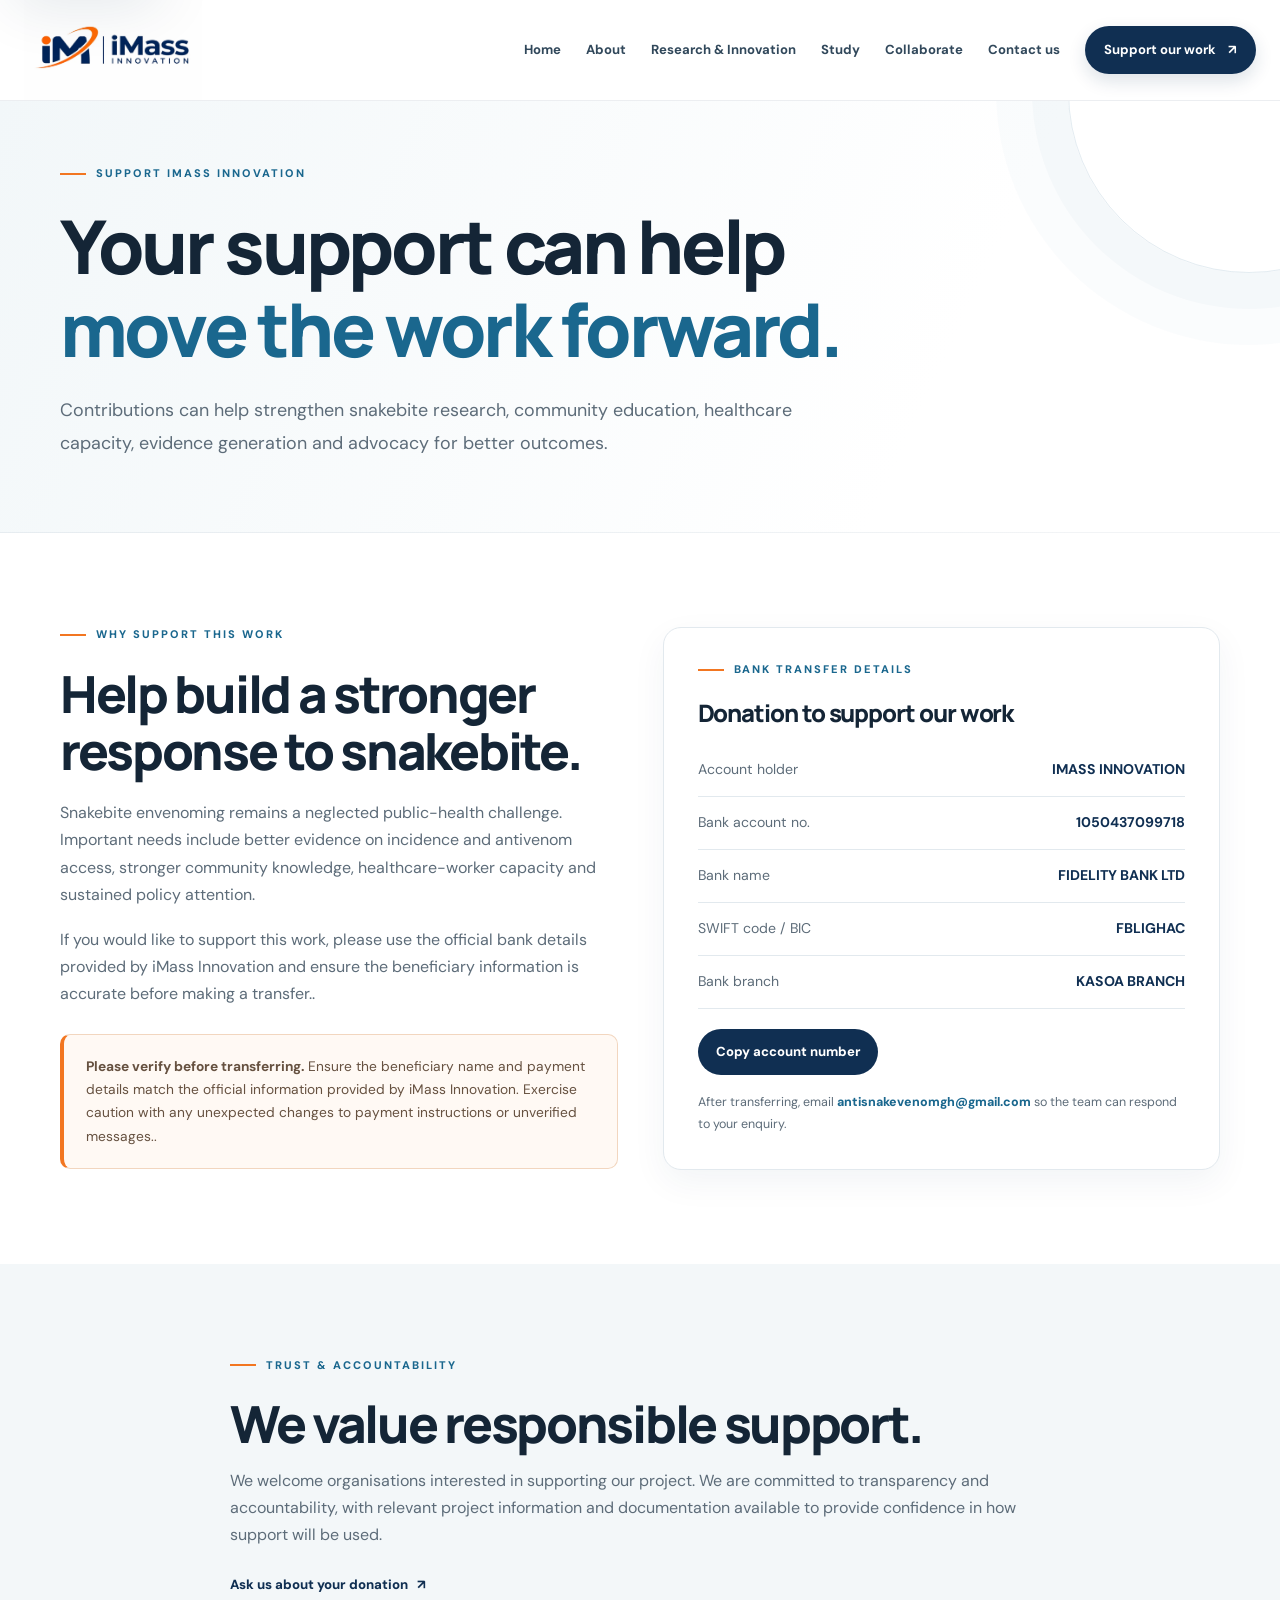
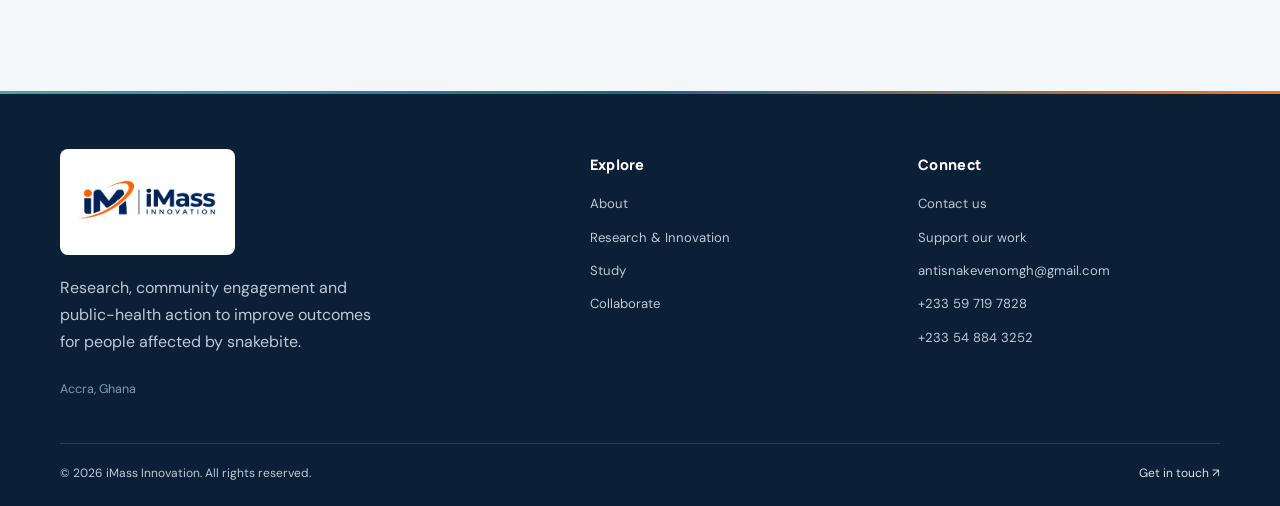
<file: donate/index.html>
<!doctype html>
<html lang="en"><head>
  <!-- Core document settings -->
  <meta charset="utf-8"/>
  <meta name="viewport" content="width=device-width, initial-scale=1"/>
  <meta name="author" content="iMass Innovation"/>
  <meta name="description" content="Support iMass Innovation’s work in snakebite research, community engagement and public-health action in Ghana."/>
  <meta name="theme-color" content="#102f52"/>
  <meta name="referrer" content="strict-origin-when-cross-origin"/>

  <!-- Search engine indexing -->
  <meta name="robots" content="index, follow, max-image-preview:large, max-snippet:-1, max-video-preview:-1"/>
  <meta name="googlebot" content="index, follow"/>

  <!-- Canonical URL and site icon -->
  <link rel="canonical" href="https://imassinnovation.org/donate/"/>
  <link rel="icon" href="../assets/imass-logo.webp" type="image/webp"/>

  <!-- Open Graph sharing -->
  <meta property="og:type" content="website"/>
  <meta property="og:site_name" content="iMass Innovation"/>
  <meta property="og:title" content="Support Snakebite Research in Ghana — iMass Innovation"/>
  <meta property="og:description" content="Support iMass Innovation’s work in snakebite research, community engagement and public-health action in Ghana."/>
  <meta property="og:url" content="https://imassinnovation.org/donate/"/>
  <meta property="og:image" content="https://imassinnovation.org/assets/imass-logo.webp"/>
  <meta property="og:image:alt" content="iMass Innovation logo"/>
  <meta property="og:locale" content="en_GH"/>

  <!-- Twitter / X sharing -->
  <meta name="twitter:card" content="summary_large_image"/>
  <meta name="twitter:title" content="Support Snakebite Research in Ghana — iMass Innovation"/>
  <meta name="twitter:description" content="Support iMass Innovation’s work in snakebite research, community engagement and public-health action in Ghana."/>
  <meta name="twitter:image" content="https://imassinnovation.org/assets/imass-logo.webp"/>

  <!-- Page title -->
  <title>Support Snakebite Research in Ghana — iMass Innovation</title>

  <!-- Fonts and shared website styles -->
  <link rel="preconnect" href="https://fonts.googleapis.com"/>
  <link rel="preconnect" href="https://fonts.gstatic.com" crossorigin="anonymous"/>
  <link href="https://fonts.googleapis.com/css2?family=DM+Sans:wght@400;500;600;700;800&family=Manrope:wght@500;600;700;800&display=swap" rel="stylesheet"/>
  <link rel="stylesheet" href="../styles.css"/>

  <!-- Structured data: organisation, website, page and breadcrumbs -->
  <script type="application/ld+json">{"@context":"https://schema.org","@graph":[{"@type":"Organization","@id":"https://imassinnovation.org/#organization","name":"iMass Innovation","url":"https://imassinnovation.org/","logo":{"@type":"ImageObject","url":"https://imassinnovation.org/assets/imass-logo.webp"},"email":"antisnakevenomgh@gmail.com","telephone":["+233597197828","+233548843252"],"address":{"@type":"PostalAddress","addressLocality":"Accra","addressCountry":"GH"},"description":"iMass Innovation advances snakebite research, venom science, community engagement and public-health action in Ghana."},{"@type":"WebSite","@id":"https://imassinnovation.org/#website","url":"https://imassinnovation.org/","name":"iMass Innovation","publisher":{"@id":"https://imassinnovation.org/#organization"},"inLanguage":"en-GH"},{"@type":"WebPage","@id":"https://imassinnovation.org/donate/#webpage","url":"https://imassinnovation.org/donate/","name":"Support Snakebite Research in Ghana — iMass Innovation","description":"Support iMass Innovation’s work in snakebite research, community engagement and public-health action in Ghana.","isPartOf":{"@id":"https://imassinnovation.org/#website"},"publisher":{"@id":"https://imassinnovation.org/#organization"},"inLanguage":"en-GH","breadcrumb":{"@type":"BreadcrumbList","itemListElement":[{"@type":"ListItem","position":1,"name":"Home","item":"https://imassinnovation.org/"},{"@type":"ListItem","position":2,"name":"Support Snakebite Research in Ghana","item":"https://imassinnovation.org/donate/"}]}}]}</script>
</head><body><a class="skip-link" href="#main">Skip to content</a>
<header class="site-header"><div class="nav-shell">
  <a class="brand" href="../" aria-label="iMass Innovation home"><img loading="lazy" src="../assets/imass-logo.webp" alt="iMass Innovation"></a>
  <button class="menu-toggle" type="button" aria-expanded="false" aria-controls="site-nav"><span></span><span></span><span></span><b class="sr-only">Open navigation</b></button>
  <nav class="site-nav" id="site-nav" aria-label="Main navigation"><a href="../">Home</a><a href="../about/">About</a><a href="../research-innovation/">Research & Innovation</a><a href="../study/">Study</a><a href="../collaborate/">Collaborate</a><a href="../contact-us/">Contact us</a><a class="nav-cta" href="../donate/">Support our work <span aria-hidden="true">↗</span></a></nav>
</div></header><main id="main">
<section class="page-hero"><div class="container"><p class="eyebrow">Support iMass Innovation</p><h1>Your support can help<br><em>move the work forward.</em></h1><p class="page-lead">Contributions can help strengthen snakebite research, community education, healthcare capacity, evidence generation and advocacy for better outcomes.</p></div></section>
<section class="section" data-reveal><div class="container donation-layout"><div class="donation-copy"><p class="eyebrow">Why support this work</p><h2>Help build a stronger response to snakebite.</h2><p>Snakebite envenoming remains a neglected public-health challenge. Important needs include better evidence on incidence and antivenom access, stronger community knowledge, healthcare-worker capacity and sustained policy attention.</p><p>If you would like to support this work, please use the official bank details provided by iMass Innovation and ensure the beneficiary information is accurate before making a transfer..</p><div class="notice"><strong>Please verify before transferring.</strong> Ensure the beneficiary name and payment details match the official information provided by iMass Innovation. Exercise caution with any unexpected changes to payment instructions or unverified messages..</div></div><div class="bank-card"><p class="eyebrow">Bank transfer details</p><h2>Donation to support our work</h2><div class="bank-row"><span>Account holder</span><strong>IMASS INNOVATION</strong></div><div class="bank-row"><span>Bank account no.</span><strong id="accountNo">1050437099718</strong></div><div class="bank-row"><span>Bank name</span><strong>FIDELITY BANK LTD</strong></div><div class="bank-row"><span>SWIFT code / BIC</span><strong>FBLIGHAC</strong></div><div class="bank-row"><span>Bank branch</span><strong>KASOA BRANCH</strong></div><button class="copy-button" type="button" data-copy-account>Copy account number</button><p class="copy-status" id="copyStatus" aria-live="polite">After transferring, email <a href="mailto:antisnakevenomgh@gmail.com">antisnakevenomgh@gmail.com</a> so the team can respond to your enquiry.</p></div></div></section>
<section class="section section-tint" data-reveal><div class="container callout-inline"><p class="eyebrow">Trust & accountability</p><h2>We value responsible support.</h2><p>We welcome organisations interested in supporting our project. We are committed to transparency and accountability, with relevant project information and documentation available to provide confidence in how support will be used.</p><a class="text-link" href="../contact-us/">Ask us about your donation <span>↗</span></a></div></section>
</main><footer class="site-footer"><div class="container footer-main">
  <div class="footer-intro"><a href="../" class="footer-logo"><img loading="lazy" src="../assets/imass-logo.webp" alt="iMass Innovation"></a><p>Research, community engagement and public-health action to improve outcomes for people affected by snakebite.</p><span class="footer-location">Accra, Ghana</span></div>
  <div><h2>Explore</h2><div class="footer-links"><a href="../about/">About</a><a href="../research-innovation/">Research & Innovation</a><a href="../study/">Study</a><a href="../collaborate/">Collaborate</a></div></div>
  <div><h2>Connect</h2><div class="footer-links"><a href="../contact-us/">Contact us</a><a href="../donate/">Support our work</a><a href="mailto:antisnakevenomgh@gmail.com">antisnakevenomgh@gmail.com</a><a href="tel:+233597197828">+233 59 719 7828</a><a href="tel:+233548843252">+233 54 884 3252</a></div></div>
</div><div class="container footer-bottom"><span>© <span data-year></span> iMass Innovation. All rights reserved.</span><a href="../contact-us/">Get in touch <span aria-hidden="true">↗</span></a></div></footer><script src="../script.js" defer></script></body></html>
</file>
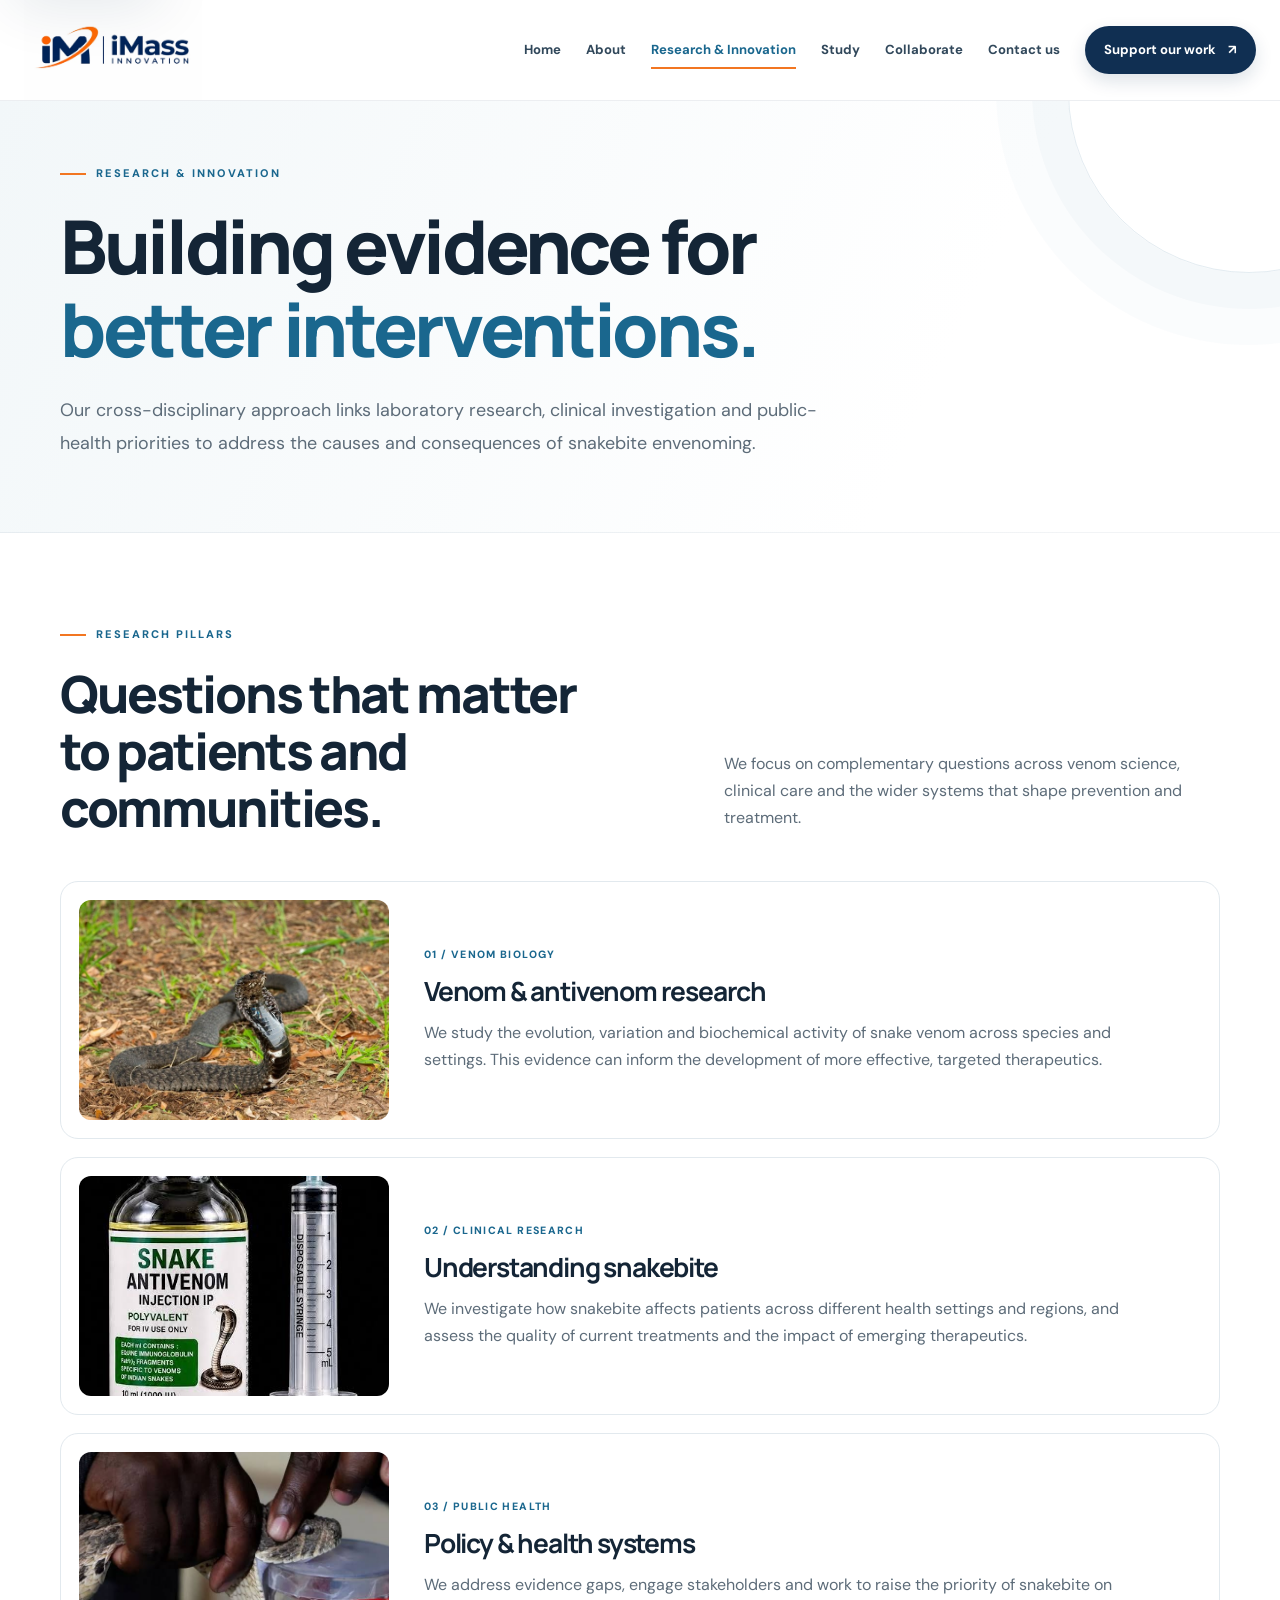
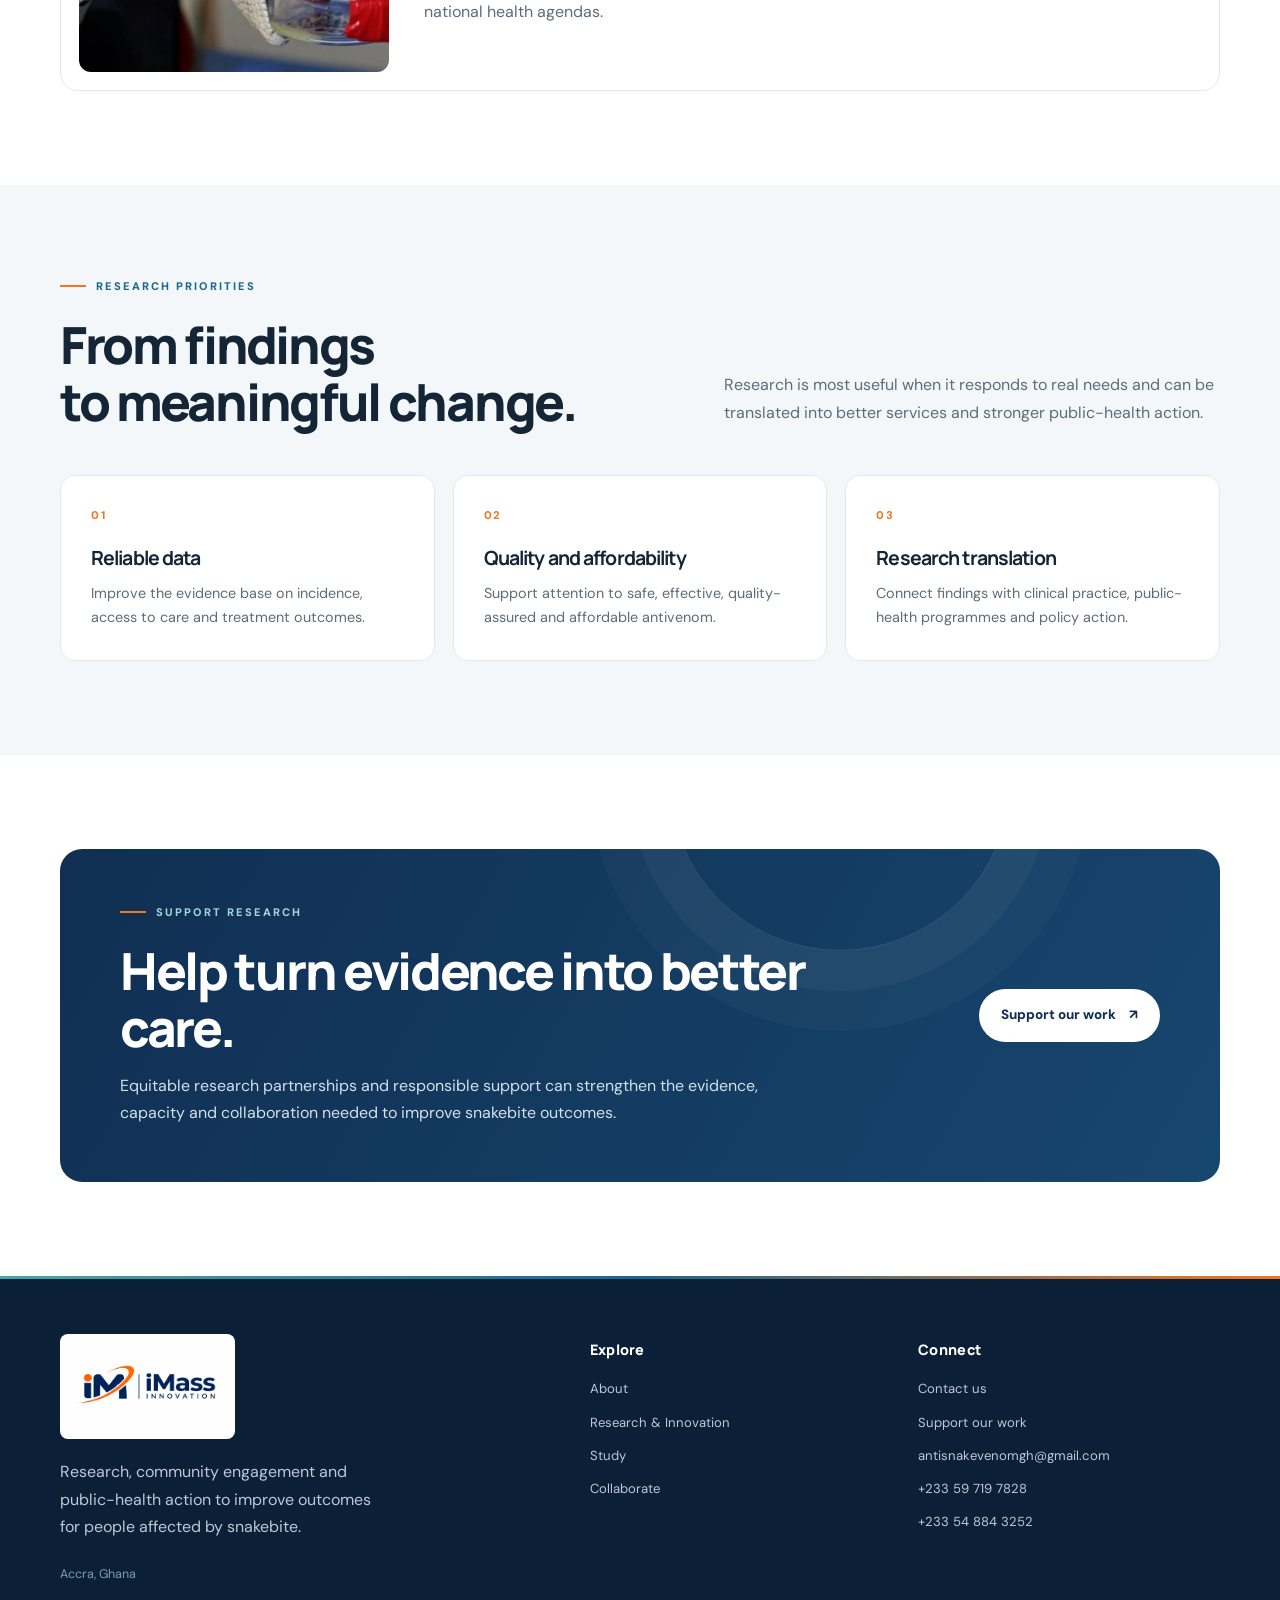
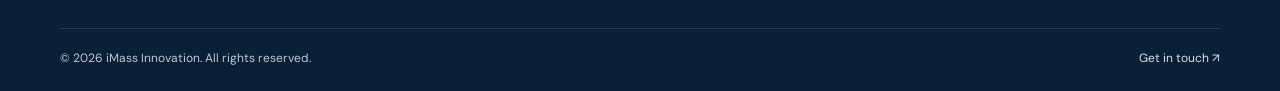
<file: research-innovation/index.html>
<!doctype html>
<html lang="en"><head>
  <!-- Core document settings -->
  <meta charset="utf-8"/>
  <meta name="viewport" content="width=device-width, initial-scale=1"/>
  <meta name="author" content="iMass Innovation"/>
  <meta name="description" content="Explore iMass Innovation’s research and innovation focus on venom biology, snakebite envenoming, diagnostics, therapeutics and public health."/>
  <meta name="theme-color" content="#102f52"/>
  <meta name="referrer" content="strict-origin-when-cross-origin"/>

  <!-- Search engine indexing -->
  <meta name="robots" content="index, follow, max-image-preview:large, max-snippet:-1, max-video-preview:-1"/>
  <meta name="googlebot" content="index, follow"/>

  <!-- Canonical URL and site icon -->
  <link rel="canonical" href="https://imassinnovation.org/research-innovation/"/>
  <link rel="icon" href="../assets/imass-logo.webp" type="image/webp"/>

  <!-- Open Graph sharing -->
  <meta property="og:type" content="website"/>
  <meta property="og:site_name" content="iMass Innovation"/>
  <meta property="og:title" content="Snakebite Research &amp; Innovation in Ghana — iMass Innovation"/>
  <meta property="og:description" content="Explore iMass Innovation’s research and innovation focus on venom biology, snakebite envenoming, diagnostics, therapeutics and public health."/>
  <meta property="og:url" content="https://imassinnovation.org/research-innovation/"/>
  <meta property="og:image" content="https://imassinnovation.org/assets/imass-logo.webp"/>
  <meta property="og:image:alt" content="iMass Innovation logo"/>
  <meta property="og:locale" content="en_GH"/>

  <!-- Twitter / X sharing -->
  <meta name="twitter:card" content="summary_large_image"/>
  <meta name="twitter:title" content="Snakebite Research &amp; Innovation in Ghana — iMass Innovation"/>
  <meta name="twitter:description" content="Explore iMass Innovation’s research and innovation focus on venom biology, snakebite envenoming, diagnostics, therapeutics and public health."/>
  <meta name="twitter:image" content="https://imassinnovation.org/assets/imass-logo.webp"/>

  <!-- Page title -->
  <title>Snakebite Research &amp; Innovation in Ghana — iMass Innovation</title>

  <!-- Fonts and shared website styles -->
  <link rel="preconnect" href="https://fonts.googleapis.com"/>
  <link rel="preconnect" href="https://fonts.gstatic.com" crossorigin="anonymous"/>
  <link href="https://fonts.googleapis.com/css2?family=DM+Sans:wght@400;500;600;700;800&family=Manrope:wght@500;600;700;800&display=swap" rel="stylesheet"/>
  <link rel="stylesheet" href="../styles.css"/>

  <!-- Structured data: organisation, website, page and breadcrumbs -->
  <script type="application/ld+json">{"@context":"https://schema.org","@graph":[{"@type":"Organization","@id":"https://imassinnovation.org/#organization","name":"iMass Innovation","url":"https://imassinnovation.org/","logo":{"@type":"ImageObject","url":"https://imassinnovation.org/assets/imass-logo.webp"},"email":"antisnakevenomgh@gmail.com","telephone":["+233597197828","+233548843252"],"address":{"@type":"PostalAddress","addressLocality":"Accra","addressCountry":"GH"},"description":"iMass Innovation advances snakebite research, venom science, community engagement and public-health action in Ghana."},{"@type":"WebSite","@id":"https://imassinnovation.org/#website","url":"https://imassinnovation.org/","name":"iMass Innovation","publisher":{"@id":"https://imassinnovation.org/#organization"},"inLanguage":"en-GH"},{"@type":"WebPage","@id":"https://imassinnovation.org/research-innovation/#webpage","url":"https://imassinnovation.org/research-innovation/","name":"Snakebite Research & Innovation in Ghana — iMass Innovation","description":"Explore iMass Innovation’s research and innovation focus on venom biology, snakebite envenoming, diagnostics, therapeutics and public health.","isPartOf":{"@id":"https://imassinnovation.org/#website"},"publisher":{"@id":"https://imassinnovation.org/#organization"},"inLanguage":"en-GH","breadcrumb":{"@type":"BreadcrumbList","itemListElement":[{"@type":"ListItem","position":1,"name":"Home","item":"https://imassinnovation.org/"},{"@type":"ListItem","position":2,"name":"Snakebite Research & Innovation in Ghana","item":"https://imassinnovation.org/research-innovation/"}]}}]}</script>
</head><body><a class="skip-link" href="#main">Skip to content</a>
<header class="site-header"><div class="nav-shell">
  <a class="brand" href="../" aria-label="iMass Innovation home"><img loading="lazy" src="../assets/imass-logo.webp" alt="iMass Innovation"></a>
  <button class="menu-toggle" type="button" aria-expanded="false" aria-controls="site-nav"><span></span><span></span><span></span><b class="sr-only">Open navigation</b></button>
  <nav class="site-nav" id="site-nav" aria-label="Main navigation"><a href="../">Home</a><a href="../about/">About</a><a href="../research-innovation/" aria-current="page">Research & Innovation</a><a href="../study/">Study</a><a href="../collaborate/">Collaborate</a><a href="../contact-us/">Contact us</a><a class="nav-cta" href="../donate/">Support our work <span aria-hidden="true">↗</span></a></nav>
</div></header><main id="main">
<section class="page-hero"><div class="container"><p class="eyebrow">Research & innovation</p><h1>Building evidence for<br><em>better interventions.</em></h1><p class="page-lead">Our cross-disciplinary approach links laboratory research, clinical investigation and public-health priorities to address the causes and consequences of snakebite envenoming.</p></div></section>
<section class="section" data-reveal><div class="container"><div class="section-heading"><div><p class="eyebrow">Research pillars</p><h2>Questions that matter<br>to patients and communities.</h2></div><p>We focus on complementary questions across venom science, clinical care and the wider systems that shape prevention and treatment.</p></div><div class="research-list">
<article class="research-row"><div class="research-image"><img loading="lazy" src="../images/snake-cobra.jpg" alt="Snake in its natural environment"></div><div class="research-body"><span class="card-index">01 / VENOM BIOLOGY</span><h3>Venom & antivenom research</h3><p>We study the evolution, variation and biochemical activity of snake venom across species and settings. This evidence can inform the development of more effective, targeted therapeutics.</p></div></article>
<article class="research-row"><div class="research-image"><img loading="lazy" src="../images/antivenom-treatment.jpg" alt="Medical treatment materials"></div><div class="research-body"><span class="card-index">02 / CLINICAL RESEARCH</span><h3>Understanding snakebite</h3><p>We investigate how snakebite affects patients across different health settings and regions, and assess the quality of current treatments and the impact of emerging therapeutics.</p></div></article>
<article class="research-row"><div class="research-image"><img loading="lazy" src="../images/snakebite-research.jpg" alt="Research laboratory materials"></div><div class="research-body"><span class="card-index">03 / PUBLIC HEALTH</span><h3>Policy & health systems</h3><p>We address evidence gaps, engage stakeholders and work to raise the priority of snakebite on national health agendas.</p></div></article>
</div></div></section>
<section class="section section-tint" data-reveal><div class="container"><div class="section-heading"><div><p class="eyebrow">Research priorities</p><h2>From findings<br>to meaningful change.</h2></div><p>Research is most useful when it responds to real needs and can be translated into better services and stronger public-health action.</p></div><div class="number-grid"><article><span>01</span><h3>Reliable data</h3><p>Improve the evidence base on incidence, access to care and treatment outcomes.</p></article><article><span>02</span><h3>Quality and affordability</h3><p>Support attention to safe, effective, quality-assured and affordable antivenom.</p></article><article><span>03</span><h3>Research translation</h3><p>Connect findings with clinical practice, public-health programmes and policy action.</p></article></div></div></section>
<section class="section" data-reveal><div class="container closing-panel"><div><p class="eyebrow">Support research</p><h2>Help turn evidence into better care.</h2><p>Equitable research partnerships and responsible support can strengthen the evidence, capacity and collaboration needed to improve snakebite outcomes.</p></div><a class="button button-light" href="../donate/">Support our work <span>↗</span></a></div></section>
</main><footer class="site-footer"><div class="container footer-main">
  <div class="footer-intro"><a href="../" class="footer-logo"><img loading="lazy" src="../assets/imass-logo.webp" alt="iMass Innovation"></a><p>Research, community engagement and public-health action to improve outcomes for people affected by snakebite.</p><span class="footer-location">Accra, Ghana</span></div>
  <div><h2>Explore</h2><div class="footer-links"><a href="../about/">About</a><a href="../research-innovation/">Research & Innovation</a><a href="../study/">Study</a><a href="../collaborate/">Collaborate</a></div></div>
  <div><h2>Connect</h2><div class="footer-links"><a href="../contact-us/">Contact us</a><a href="../donate/">Support our work</a><a href="mailto:antisnakevenomgh@gmail.com">antisnakevenomgh@gmail.com</a><a href="tel:+233597197828">+233 59 719 7828</a><a href="tel:+233548843252">+233 54 884 3252</a></div></div>
</div><div class="container footer-bottom"><span>© <span data-year></span> iMass Innovation. All rights reserved.</span><a href="../contact-us/">Get in touch <span aria-hidden="true">↗</span></a></div></footer><script src="../script.js" defer></script></body></html>
</file>
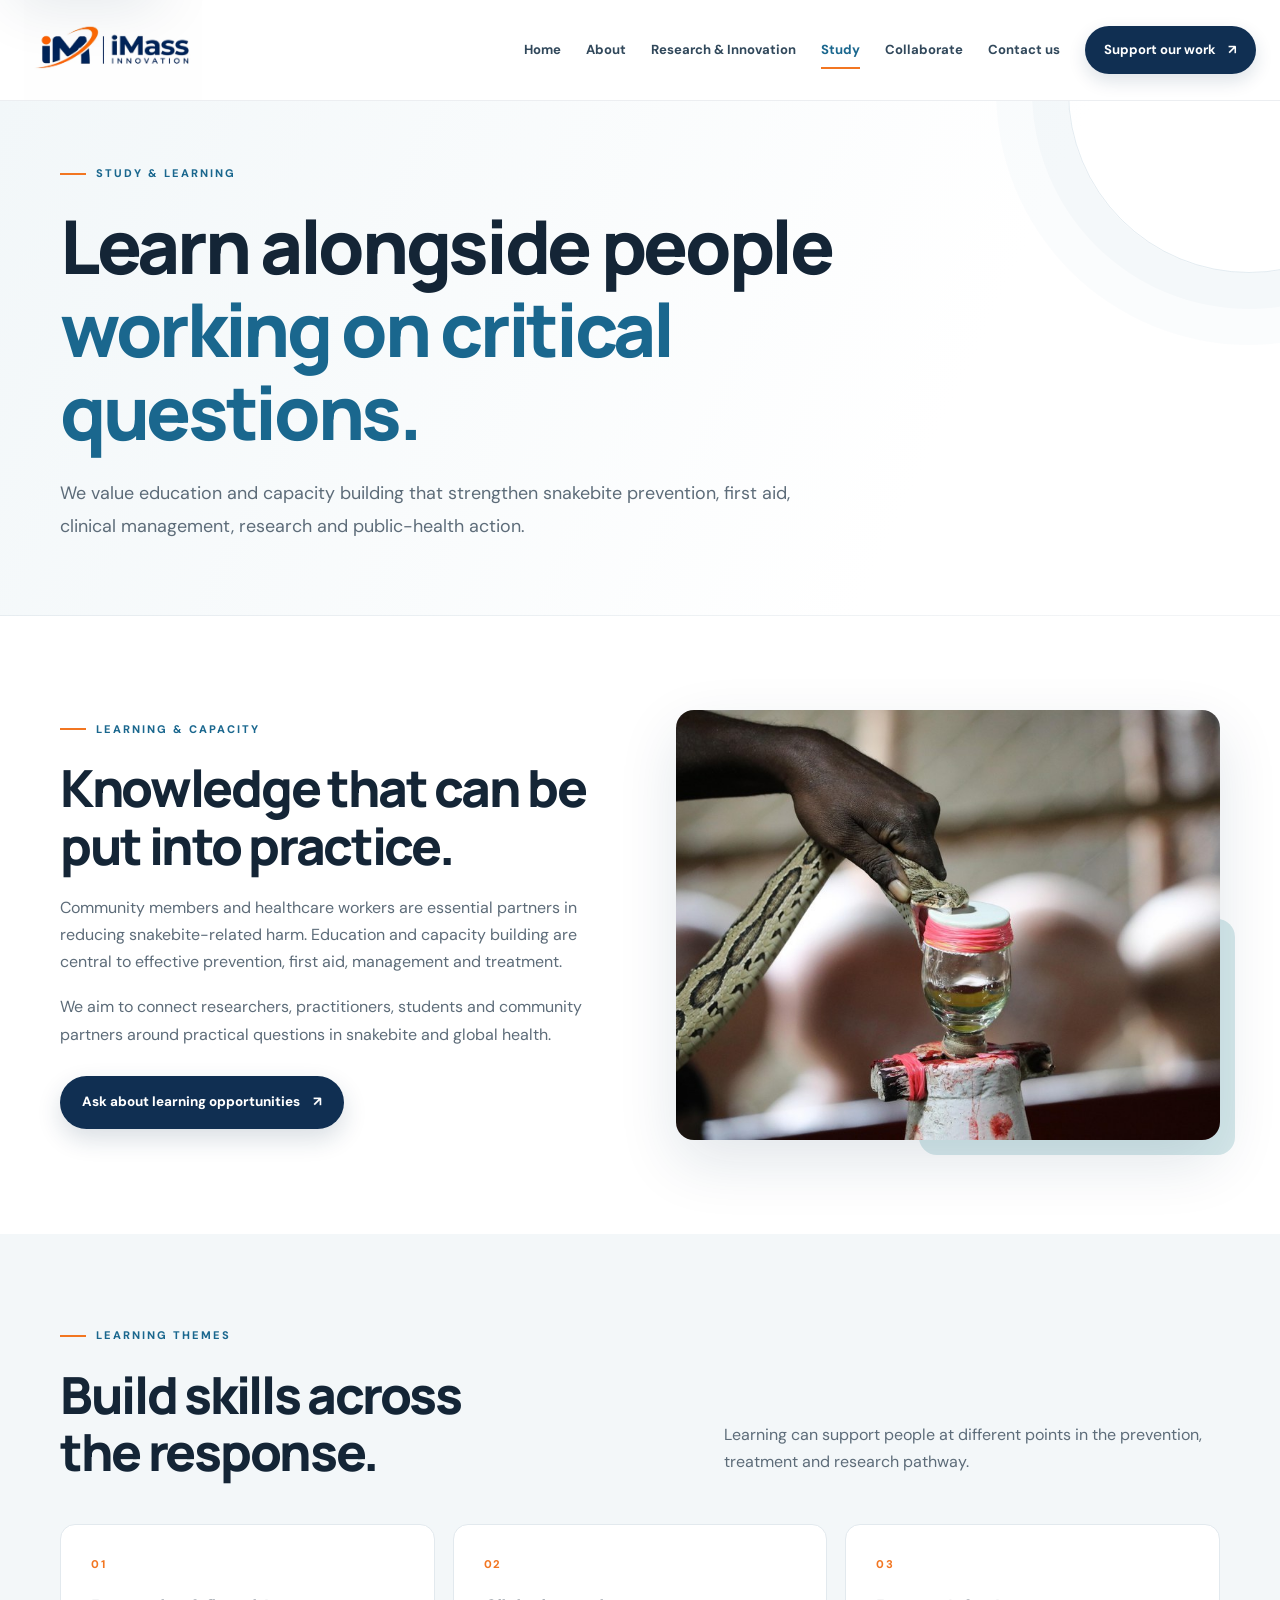
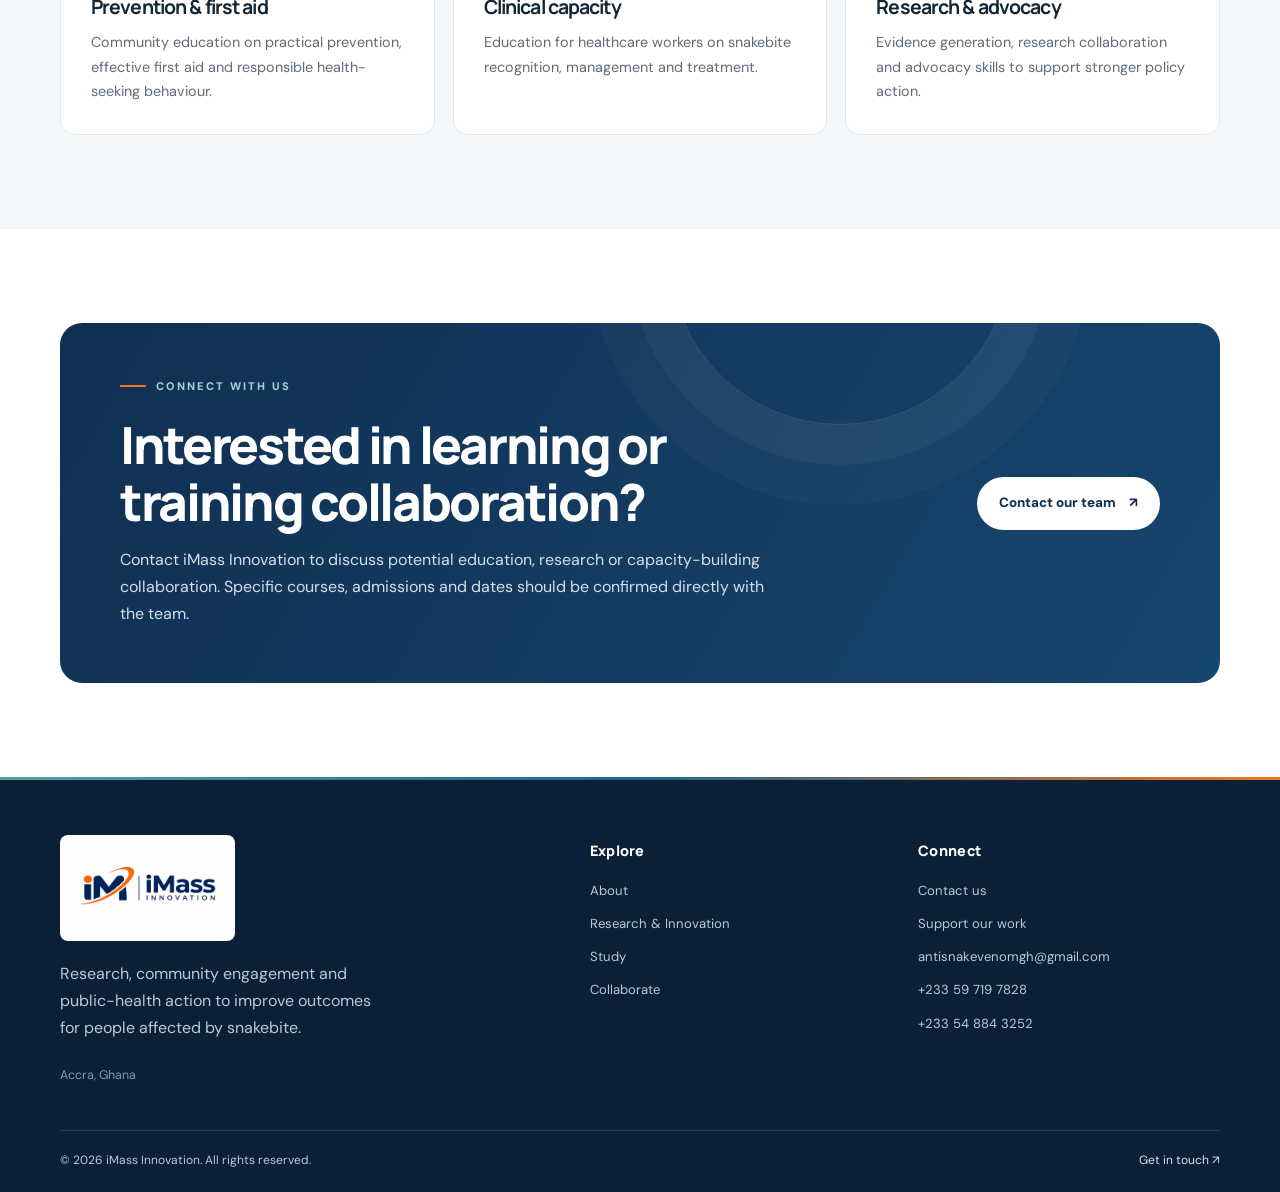
<file: study/index.html>
<!doctype html>
<html lang="en"><head>
  <!-- Core document settings -->
  <meta charset="utf-8"/>
  <meta name="viewport" content="width=device-width, initial-scale=1"/>
  <meta name="author" content="iMass Innovation"/>
  <meta name="description" content="Learn about study, education and capacity-building themes in snakebite prevention, clinical care, research and public health at iMass Innovation."/>
  <meta name="theme-color" content="#102f52"/>
  <meta name="referrer" content="strict-origin-when-cross-origin"/>

  <!-- Search engine indexing -->
  <meta name="robots" content="index, follow, max-image-preview:large, max-snippet:-1, max-video-preview:-1"/>
  <meta name="googlebot" content="index, follow"/>

  <!-- Canonical URL and site icon -->
  <link rel="canonical" href="https://imassinnovation.org/study/"/>
  <link rel="icon" href="../assets/imass-logo.webp" type="image/webp"/>

  <!-- Open Graph sharing -->
  <meta property="og:type" content="website"/>
  <meta property="og:site_name" content="iMass Innovation"/>
  <meta property="og:title" content="Snakebite Study &amp; Learning — iMass Innovation Ghana"/>
  <meta property="og:description" content="Learn about study, education and capacity-building themes in snakebite prevention, clinical care, research and public health at iMass Innovation."/>
  <meta property="og:url" content="https://imassinnovation.org/study/"/>
  <meta property="og:image" content="https://imassinnovation.org/assets/imass-logo.webp"/>
  <meta property="og:image:alt" content="iMass Innovation logo"/>
  <meta property="og:locale" content="en_GH"/>

  <!-- Twitter / X sharing -->
  <meta name="twitter:card" content="summary_large_image"/>
  <meta name="twitter:title" content="Snakebite Study &amp; Learning — iMass Innovation Ghana"/>
  <meta name="twitter:description" content="Learn about study, education and capacity-building themes in snakebite prevention, clinical care, research and public health at iMass Innovation."/>
  <meta name="twitter:image" content="https://imassinnovation.org/assets/imass-logo.webp"/>

  <!-- Page title -->
  <title>Snakebite Study &amp; Learning — iMass Innovation Ghana</title>

  <!-- Fonts and shared website styles -->
  <link rel="preconnect" href="https://fonts.googleapis.com"/>
  <link rel="preconnect" href="https://fonts.gstatic.com" crossorigin="anonymous"/>
  <link href="https://fonts.googleapis.com/css2?family=DM+Sans:wght@400;500;600;700;800&family=Manrope:wght@500;600;700;800&display=swap" rel="stylesheet"/>
  <link rel="stylesheet" href="../styles.css"/>

  <!-- Structured data: organisation, website, page and breadcrumbs -->
  <script type="application/ld+json">{"@context":"https://schema.org","@graph":[{"@type":"Organization","@id":"https://imassinnovation.org/#organization","name":"iMass Innovation","url":"https://imassinnovation.org/","logo":{"@type":"ImageObject","url":"https://imassinnovation.org/assets/imass-logo.webp"},"email":"antisnakevenomgh@gmail.com","telephone":["+233597197828","+233548843252"],"address":{"@type":"PostalAddress","addressLocality":"Accra","addressCountry":"GH"},"description":"iMass Innovation advances snakebite research, venom science, community engagement and public-health action in Ghana."},{"@type":"WebSite","@id":"https://imassinnovation.org/#website","url":"https://imassinnovation.org/","name":"iMass Innovation","publisher":{"@id":"https://imassinnovation.org/#organization"},"inLanguage":"en-GH"},{"@type":"WebPage","@id":"https://imassinnovation.org/study/#webpage","url":"https://imassinnovation.org/study/","name":"Snakebite Study & Learning — iMass Innovation Ghana","description":"Learn about study, education and capacity-building themes in snakebite prevention, clinical care, research and public health at iMass Innovation.","isPartOf":{"@id":"https://imassinnovation.org/#website"},"publisher":{"@id":"https://imassinnovation.org/#organization"},"inLanguage":"en-GH","breadcrumb":{"@type":"BreadcrumbList","itemListElement":[{"@type":"ListItem","position":1,"name":"Home","item":"https://imassinnovation.org/"},{"@type":"ListItem","position":2,"name":"Snakebite Study & Learning","item":"https://imassinnovation.org/study/"}]}}]}</script>
</head><body><a class="skip-link" href="#main">Skip to content</a>
<header class="site-header"><div class="nav-shell">
  <a class="brand" href="../" aria-label="iMass Innovation home"><img loading="lazy" src="../assets/imass-logo.webp" alt="iMass Innovation"></a>
  <button class="menu-toggle" type="button" aria-expanded="false" aria-controls="site-nav"><span></span><span></span><span></span><b class="sr-only">Open navigation</b></button>
  <nav class="site-nav" id="site-nav" aria-label="Main navigation"><a href="../">Home</a><a href="../about/">About</a><a href="../research-innovation/">Research & Innovation</a><a href="../study/" aria-current="page">Study</a><a href="../collaborate/">Collaborate</a><a href="../contact-us/">Contact us</a><a class="nav-cta" href="../donate/">Support our work <span aria-hidden="true">↗</span></a></nav>
</div></header><main id="main">
<section class="page-hero"><div class="container"><p class="eyebrow">Study & learning</p><h1>Learn alongside people<br><em>working on critical questions.</em></h1><p class="page-lead">We value education and capacity building that strengthen snakebite prevention, first aid, clinical management, research and public-health action.</p></div></section>
<section class="section" data-reveal><div class="container split-section"><div class="split-copy"><p class="eyebrow">Learning & capacity</p><h2>Knowledge that can be put into practice.</h2><p>Community members and healthcare workers are essential partners in reducing snakebite-related harm. Education and capacity building are central to effective prevention, first aid, management and treatment.</p><p>We aim to connect researchers, practitioners, students and community partners around practical questions in snakebite and global health.</p><a class="button button-primary" href="../contact-us/">Ask about learning opportunities <span>↗</span></a></div><div class="split-image"><img loading="lazy" src="../images/snakebite-community.jpg" alt="Community engagement and snakebite awareness"></div></div></section>
<section class="section section-tint" data-reveal><div class="container"><div class="section-heading"><div><p class="eyebrow">Learning themes</p><h2>Build skills across<br>the response.</h2></div><p>Learning can support people at different points in the prevention, treatment and research pathway.</p></div><div class="number-grid"><article><span>01</span><h3>Prevention & first aid</h3><p>Community education on practical prevention, effective first aid and responsible health-seeking behaviour.</p></article><article><span>02</span><h3>Clinical capacity</h3><p>Education for healthcare workers on snakebite recognition, management and treatment.</p></article><article><span>03</span><h3>Research & advocacy</h3><p>Evidence generation, research collaboration and advocacy skills to support stronger policy action.</p></article></div></div></section>
<section class="section" data-reveal><div class="container closing-panel"><div><p class="eyebrow">Connect with us</p><h2>Interested in learning or training collaboration?</h2><p>Contact iMass Innovation to discuss potential education, research or capacity-building collaboration. Specific courses, admissions and dates should be confirmed directly with the team.</p></div><a class="button button-light" href="../contact-us/">Contact our team <span>↗</span></a></div></section>
</main><footer class="site-footer"><div class="container footer-main">
  <div class="footer-intro"><a href="../" class="footer-logo"><img loading="lazy" src="../assets/imass-logo.webp" alt="iMass Innovation"></a><p>Research, community engagement and public-health action to improve outcomes for people affected by snakebite.</p><span class="footer-location">Accra, Ghana</span></div>
  <div><h2>Explore</h2><div class="footer-links"><a href="../about/">About</a><a href="../research-innovation/">Research & Innovation</a><a href="../study/">Study</a><a href="../collaborate/">Collaborate</a></div></div>
  <div><h2>Connect</h2><div class="footer-links"><a href="../contact-us/">Contact us</a><a href="../donate/">Support our work</a><a href="mailto:antisnakevenomgh@gmail.com">antisnakevenomgh@gmail.com</a><a href="tel:+233597197828">+233 59 719 7828</a><a href="tel:+233548843252">+233 54 884 3252</a></div></div>
</div><div class="container footer-bottom"><span>© <span data-year></span> iMass Innovation. All rights reserved.</span><a href="../contact-us/">Get in touch <span aria-hidden="true">↗</span></a></div></footer><script src="../script.js" defer></script></body></html>
</file>
<file: styles.css>
/* iMass Innovation | responsive visual system */
:root{--navy:#102f52;--navy-2:#173f68;--blue:#1a678e;--teal:#48a6a5;--orange:#f27621;--ink:#142536;--muted:#5d6c79;--line:#e2e9ee;--wash:#f3f7f9;--white:#fff;--shadow:0 22px 60px rgba(16,47,82,.12);--radius:18px}
*{box-sizing:border-box}html{scroll-behavior:smooth;scroll-padding-top:100px}body{margin:0;background:#fff;color:var(--ink);font:16px/1.7 "DM Sans",Arial,sans-serif}img{display:block;max-width:100%}a{color:inherit;text-decoration:none}button{font:inherit}::selection{background:#d9edf1;color:var(--navy)}.container{width:min(1160px,calc(100% - 48px));margin-inline:auto}.sr-only{position:absolute;width:1px;height:1px;padding:0;margin:-1px;overflow:hidden;clip:rect(0,0,0,0);white-space:nowrap;border:0}.skip-link{position:fixed;z-index:3000;top:12px;left:12px;transform:translateY(-160%);background:#fff;padding:12px 18px;border-radius:8px;box-shadow:var(--shadow)}.skip-link:focus{transform:none}
h1,h2,h3,p{margin-top:0}h1,h2,h3{font-family:Manrope,"DM Sans",sans-serif;line-height:1.12;letter-spacing:-.045em}h1{font-size:clamp(2.8rem,6.4vw,5.7rem);font-weight:800;margin-bottom:24px}h1 em{font-style:normal;color:var(--blue)}h2{font-size:clamp(2rem,4vw,3.5rem);font-weight:800;margin-bottom:20px}h3{font-size:1.32rem;margin-bottom:12px}p{color:var(--muted);margin-bottom:18px}.eyebrow{display:flex;align-items:center;gap:10px;color:var(--blue);font-size:.69rem;line-height:1.4;text-transform:uppercase;letter-spacing:.18em;font-weight:800;margin-bottom:22px}.eyebrow:before{content:"";width:26px;height:2px;background:var(--orange)}
.site-header{position:sticky;top:0;z-index:1000;background:rgba(255,255,255,.95);backdrop-filter:blur(16px);border-bottom:1px solid rgba(16,47,82,.08)}.nav-shell{width:min(1240px,calc(100% - 48px));min-height:88px;margin:auto;display:flex;align-items:center;justify-content:space-between;gap:24px}.brand img{width:178px;height:auto}.site-nav{display:flex;align-items:center;gap:clamp(13px,2vw,25px)}.site-nav>a{font-size:.82rem;font-weight:700;color:#31485b;transition:color .2s}.site-nav>a:hover,.site-nav>a[aria-current=page]{color:var(--blue)}.site-nav .nav-cta{display:inline-flex;align-items:center;gap:12px;background:var(--navy);color:#fff;border-radius:999px;padding:13px 19px;box-shadow:0 7px 18px rgba(16,47,82,.14)}.site-nav .nav-cta:hover{background:var(--blue);color:#fff}.menu-toggle{display:none}
.hero{position:relative;overflow:hidden;background:linear-gradient(120deg,#f5f8fa 0%,#fff 55%,#edf4f7 100%);padding:88px 0 90px}.hero:after{content:"";position:absolute;width:560px;height:560px;border:1px solid rgba(26,103,142,.11);border-radius:50%;right:-220px;top:-230px;box-shadow:0 0 0 55px rgba(26,103,142,.035),0 0 0 110px rgba(26,103,142,.025);pointer-events:none}.hero-grid{display:grid;grid-template-columns:1fr .94fr;gap:68px;align-items:center;position:relative;z-index:1}.hero-copy .lead{max-width:610px;font-size:1.12rem;line-height:1.85}.button-row{display:flex;flex-wrap:wrap;gap:13px;margin-top:30px}.button{display:inline-flex;align-items:center;justify-content:center;gap:13px;border:1px solid transparent;border-radius:999px;padding:14px 21px;font-size:.84rem;font-weight:800;transition:transform .2s,background .2s,border-color .2s,box-shadow .2s}.button:hover{transform:translateY(-3px)}.button-primary{background:var(--navy);color:#fff;box-shadow:0 10px 24px rgba(16,47,82,.16)}.button-primary:hover{background:var(--blue);color:#fff}.button-quiet{background:#fff;border-color:#d8e1e8;color:var(--navy)}.button-quiet:hover{border-color:var(--blue)}.hero-note{display:flex;align-items:center;gap:10px;font-size:.77rem;color:#637686;margin-top:34px}.dot{width:8px;height:8px;border-radius:50%;background:var(--orange);box-shadow:0 0 0 5px rgba(242,118,33,.12)}.hero-visual{position:relative;padding:0 0 28px 28px}.hero-visual:before{content:"";position:absolute;left:0;bottom:0;width:62%;height:65%;border-radius:22px;background:#c6dfe6}.hero-visual>img{position:relative;width:100%;height:470px;object-fit:cover;border-radius:20px;box-shadow:var(--shadow)}.image-label{position:absolute;right:-14px;bottom:52px;z-index:2;background:var(--navy);color:#fff;padding:22px 25px;border-radius:14px;box-shadow:var(--shadow)}.label-kicker{display:block;font-size:.63rem;letter-spacing:.17em;color:#8ed0d1;font-weight:800;margin-bottom:9px}.image-label strong{font:700 1.1rem/1.35 Manrope,sans-serif}.intro-band{background:var(--navy);padding:58px 0}.intro-band-grid{display:grid;grid-template-columns:.55fr 1.45fr;gap:50px;align-items:start}.intro-band .eyebrow{color:#a3d5d7}.intro-band .eyebrow:before{background:var(--orange)}.intro-band h2{color:#fff;max-width:750px;margin-bottom:14px}.intro-band p:not(.eyebrow){color:#cfdae4;max-width:700px;margin:0}
.section{padding:94px 0}.section-tint{background:var(--wash)}.section-heading{display:grid;grid-template-columns:1.1fr .9fr;gap:58px;align-items:end;margin-bottom:44px}.section-heading h2{margin-bottom:0}.section-heading>p{max-width:510px;margin-bottom:5px}.feature-grid{display:grid;grid-template-columns:repeat(3,1fr);gap:22px}.feature-card{border:1px solid var(--line);border-radius:var(--radius);overflow:hidden;background:#fff;transition:transform .25s,box-shadow .25s}.feature-card:hover{transform:translateY(-6px);box-shadow:var(--shadow)}.feature-card>img{width:100%;height:225px;object-fit:cover}.feature-content{padding:25px 25px 28px}.card-index{display:block;color:var(--blue);font-size:.66rem;font-weight:800;letter-spacing:.13em;margin-bottom:13px}.feature-content p{font-size:.91rem;line-height:1.75;min-height:94px}.text-link{display:inline-flex;align-items:center;gap:9px;color:var(--navy);font-size:.83rem;font-weight:800}.text-link:hover{color:var(--blue)}.split-section{display:grid;grid-template-columns:1fr 1fr;gap:72px;align-items:center}.split-image{position:relative}.split-image:after{content:"";position:absolute;z-index:-1;width:58%;height:55%;right:-15px;bottom:-15px;background:#d6e9eb;border-radius:18px}.split-image img{width:100%;height:430px;object-fit:cover;border-radius:18px;box-shadow:var(--shadow)}.split-copy>p:not(.eyebrow){max-width:590px}.split-copy .button{margin-top:10px}.closing-panel{display:flex;align-items:center;justify-content:space-between;gap:45px;padding:56px 60px;background:linear-gradient(120deg,#102f52,#17466e);border-radius:22px;color:#fff;position:relative;overflow:hidden}.closing-panel:after{content:"";position:absolute;width:340px;height:340px;right:18%;top:-240px;border:1px solid rgba(255,255,255,.13);border-radius:50%;box-shadow:0 0 0 40px rgba(255,255,255,.035),0 0 0 80px rgba(255,255,255,.025)}.closing-panel>div,.closing-panel>a{position:relative;z-index:1}.closing-panel>div{max-width:700px}.closing-panel h2{color:#fff;margin-bottom:15px}.closing-panel p:not(.eyebrow){color:#d3e0e9;margin:0;max-width:650px}.closing-panel .eyebrow{color:#a3d5d7}.button-light{background:#fff;color:var(--navy);white-space:nowrap}.button-light:hover{background:#eaf4f6}.button-outline-light{border-color:rgba(255,255,255,.38);color:#fff}.button-outline-light:hover{border-color:#fff;background:rgba(255,255,255,.08)}
.page-hero{padding:65px 0 72px;background:linear-gradient(115deg,#f2f7f9,#fff 72%);border-bottom:1px solid rgba(16,47,82,.05)}.breadcrumb{display:flex;align-items:center;gap:10px;color:#84929d;font-size:.75rem;margin-bottom:36px}.breadcrumb a{color:var(--blue);font-weight:700}.page-hero h1{font-size:clamp(2.7rem,5.8vw,5rem);max-width:900px}.page-lead{font-size:1.12rem;max-width:760px;line-height:1.85;margin:0}.number-grid{display:grid;grid-template-columns:repeat(3,1fr);gap:18px}.number-grid article{padding:30px;border:1px solid var(--line);border-radius:15px;background:#fff}.number-grid article>span{display:block;color:var(--orange);font-size:.7rem;font-weight:800;letter-spacing:.14em;margin-bottom:22px}.number-grid h3{font-size:1.22rem}.number-grid p{font-size:.9rem;margin-bottom:0}.research-list{display:grid;gap:18px}.research-row{display:grid;grid-template-columns:310px 1fr;gap:35px;align-items:center;padding:18px;border:1px solid var(--line);border-radius:18px}.research-image img{width:100%;height:220px;object-fit:cover;border-radius:12px}.research-body p{max-width:700px;margin-bottom:0}.research-body h3{font-size:1.65rem}.contact-layout,.donation-layout{display:grid;grid-template-columns:1fr 1fr;gap:45px;align-items:start}.contact-copy h2,.donation-copy h2{max-width:550px}.contact-copy .button{margin-top:12px}.contact-card,.bank-card{padding:34px;border:1px solid var(--line);border-radius:18px;background:#fff;box-shadow:0 12px 35px rgba(16,47,82,.055)}.contact-detail{padding:19px 0;border-bottom:1px solid var(--line)}.contact-detail:first-child{padding-top:0}.contact-detail:last-child{border:0;padding-bottom:0}.contact-detail>span{display:block;color:#84929d;font-size:.72rem;text-transform:uppercase;letter-spacing:.12em;font-weight:800;margin-bottom:7px}.contact-detail a,.contact-detail strong{display:block;color:var(--navy);font-size:.98rem;font-weight:800;margin:3px 0}.bank-card h2{font-size:1.5rem;margin-bottom:18px}.bank-row{display:flex;align-items:flex-start;justify-content:space-between;gap:18px;padding:14px 0;border-bottom:1px solid var(--line);font-size:.88rem}.bank-row span{color:var(--muted)}.bank-row strong{text-align:right;overflow-wrap:anywhere;color:var(--navy)}.copy-button{border:0;border-radius:999px;background:var(--navy);color:#fff;padding:12px 18px;margin-top:20px;font-size:.82rem;font-weight:800;cursor:pointer}.copy-button:hover{background:var(--blue)}.copy-status{font-size:.78rem;margin:17px 0 0}.copy-status a{color:var(--blue);font-weight:800}.notice{margin-top:26px;padding:20px 22px;border:1px solid #f2d6bf;border-left:4px solid var(--orange);border-radius:10px;background:#fff9f4;color:#665140;font-size:.86rem}.callout-inline{max-width:820px}.callout-inline h2{margin-bottom:14px}.callout-inline .text-link{margin-top:8px}
.site-footer{background:#0b2037;color:#fff;padding:58px 0 22px}.footer-main{display:grid;grid-template-columns:1.4fr .8fr .9fr;gap:60px}.footer-logo img{width:175px;height:auto;background:#fff;padding:8px;border-radius:8px}.footer-intro p{color:#bac9d6;max-width:330px;margin:19px 0}.footer-location{color:#7f9bb0;font-size:.78rem}.site-footer h2{color:#fff;font-size:.9rem;letter-spacing:.02em;margin:8px 0 20px}.footer-links{display:grid;gap:11px}.footer-links a,.footer-bottom{color:#bac9d6;font-size:.82rem}.footer-links a:hover,.footer-bottom a:hover{color:#fff}.footer-bottom{display:flex;align-items:center;justify-content:space-between;gap:20px;border-top:1px solid rgba(255,255,255,.12);padding-top:19px;margin-top:42px;font-size:.75rem}.footer-bottom a{color:#d7e3ec}
@media(max-width:980px){.site-nav{gap:13px}.site-nav>a{font-size:.74rem}.brand img{width:155px}.hero-grid{gap:38px}.hero-visual>img{height:410px}.feature-grid{gap:16px}.feature-content{padding:21px}.split-section{gap:45px}.closing-panel{padding:45px}.footer-main{gap:35px}}
@media(max-width:760px){.container,.nav-shell{width:calc(100% - 34px)}.nav-shell{min-height:74px}.brand img{width:148px}.menu-toggle{display:flex;flex-direction:column;justify-content:center;gap:5px;border:1px solid var(--line);background:#fff;border-radius:10px;width:45px;height:43px;padding:10px;cursor:pointer;z-index:1201}.menu-toggle span{width:100%;height:2px;background:var(--navy);border-radius:2px;transition:transform .2s,opacity .2s}.menu-toggle[aria-expanded=true] span:first-child{transform:translateY(7px) rotate(45deg)}.menu-toggle[aria-expanded=true] span:nth-child(2){opacity:0}.menu-toggle[aria-expanded=true] span:nth-child(3){transform:translateY(-7px) rotate(-45deg)}.site-nav{position:fixed;inset:0;width:100%;height:100vh;height:100dvh;z-index:1200;background:#fff;padding:100px 28px 35px;display:flex;flex-direction:column;align-items:stretch;gap:0;overflow-y:auto;overscroll-behavior:contain;transform:translateX(-100%);visibility:hidden;transition:transform .38s cubic-bezier(.22,.8,.25,1),visibility .38s;box-shadow:18px 0 50px rgba(16,47,82,.12)}.site-nav.open{transform:translateX(0);visibility:visible}.menu-toggle{position:relative;z-index:1202}.site-header{z-index:1203}.menu-open{overflow:hidden;touch-action:none}.site-nav>a{width:100%;padding:17px 4px;border-bottom:1px solid var(--line);font-size:1.02rem}.site-nav .nav-cta{margin-top:22px;justify-content:center;border:0;padding:15px}.hero{padding:55px 0 62px}.hero-grid{grid-template-columns:1fr;gap:38px}.hero-visual{padding-left:12px}.hero-visual>img{height:330px}.image-label{right:-3px;bottom:42px}.intro-band{padding:43px 0}.intro-band-grid{grid-template-columns:1fr;gap:6px}.section{padding:68px 0}.section-heading{grid-template-columns:1fr;gap:18px;margin-bottom:30px}.feature-grid,.number-grid{grid-template-columns:1fr}.feature-card>img{height:215px}.feature-content p{min-height:auto}.split-section{grid-template-columns:1fr;gap:32px}.split-image{order:0}.split-image img{height:300px}.split-copy{order:1}.closing-panel{align-items:flex-start;flex-direction:column;padding:34px 26px;gap:27px}.page-hero{padding:43px 0 52px}.breadcrumb{margin-bottom:27px}.page-lead{font-size:1rem}.research-row{grid-template-columns:1fr;gap:20px;padding:14px}.research-image img{height:215px}.contact-layout,.donation-layout{grid-template-columns:1fr;gap:28px}.contact-card,.bank-card{padding:25px}.footer-main{grid-template-columns:1fr;gap:32px}.footer-bottom{align-items:flex-start;flex-direction:column;gap:8px;margin-top:30px}.site-footer{padding-top:43px}}
@media(prefers-reduced-motion:reduce){html{scroll-behavior:auto}*,*:before,*:after{animation-duration:.01ms!important;transition-duration:.01ms!important}}


/* ── Modern interaction and accessibility refinements ─────────────────── */
:root { --ease-out: cubic-bezier(.2,.75,.25,1); }
html { scroll-behavior: smooth; }
body { -webkit-font-smoothing: antialiased; text-rendering: optimizeLegibility; }
a, button { -webkit-tap-highlight-color: transparent; }
a:focus-visible, button:focus-visible {
  outline: 3px solid #f27621; outline-offset: 4px;
}
.site-header { transition: box-shadow .25s ease, background .25s ease; }
.site-nav > a:not(.nav-cta) { position: relative; }
.site-nav > a:not(.nav-cta)::after {
  content: ""; position: absolute; left: 0; right: 100%; bottom: -8px;
  height: 2px; background: var(--orange); transition: right .25s var(--ease-out);
}
.site-nav > a:not(.nav-cta):hover::after,
.site-nav > a:not(.nav-cta)[aria-current="page"]::after { right: 0; }
.button, .nav-cta, .copy-button { will-change: transform; }
.feature-card, .number-grid article, .research-row, .contact-card, .bank-card {
  transition: transform .28s var(--ease-out), box-shadow .28s var(--ease-out), border-color .28s ease;
}
.number-grid article:hover, .research-row:hover {
  transform: translateY(-4px); border-color: #c8dce5; box-shadow: 0 18px 42px rgba(16,47,82,.08);
}
.feature-card > img, .research-image img, .split-image img, .hero-visual > img {
  transition: transform .65s var(--ease-out);
}
.feature-card:hover > img { transform: scale(1.035); }
.reveal-pending { opacity: 0; transform: translateY(24px); transition: opacity .7s ease, transform .7s var(--ease-out); }
.reveal-pending.revealed { opacity: 1; transform: translateY(0); }
.page-hero { position: relative; overflow: hidden; }
.page-hero::after {
  content: ""; position: absolute; width: 360px; height: 360px; right: -150px; top: -190px;
  border: 1px solid rgba(26,103,142,.12); border-radius: 50%;
  box-shadow: 0 0 0 36px rgba(26,103,142,.025), 0 0 0 72px rgba(26,103,142,.02);
  pointer-events: none;
}
.page-hero .container { position: relative; z-index: 1; }
.contact-detail a:hover, .footer-links a:hover, .text-link:hover { text-decoration: underline; text-underline-offset: 4px; }
.site-footer { position: relative; }
.site-footer::before { content: ""; display: block; height: 3px; position: absolute; inset: 0 0 auto; background: linear-gradient(90deg, var(--teal), var(--blue), var(--orange)); }
@media (max-width: 980px) {
  .hero-grid { gap: 38px; }
  .hero-visual > img { height: 390px; }
}
@media (max-width: 760px) {
  .section { padding: 68px 0; }
  .hero { padding: 62px 0 68px; }
  .hero-grid, .section-heading, .split-section, .contact-layout, .donation-layout {
    grid-template-columns: 1fr; gap: 34px;
  }
  .hero-visual { margin: 0 10px 0 0; }
  .hero-visual > img { height: min(76vw, 390px); }
  .image-label { right: -8px; bottom: 42px; }
  .intro-band-grid { grid-template-columns: 1fr; gap: 14px; }
  .feature-grid, .number-grid { grid-template-columns: 1fr; }
  .feature-content p { min-height: 0; }
  .research-row { grid-template-columns: 1fr; gap: 18px; }
  .research-image img { height: 220px; }
  .closing-panel { padding: 34px 26px; align-items: flex-start; flex-direction: column; gap: 25px; }
  .footer-main { grid-template-columns: 1fr 1fr; gap: 34px 24px; }
  .footer-intro { grid-column: 1 / -1; }
  .footer-bottom { align-items: flex-start; flex-direction: column; }
  .page-hero { padding: 54px 0 58px; }
  .page-hero h1 { font-size: clamp(2.45rem, 11vw, 4rem); }
}
@media (max-width: 420px) {
  .container, .nav-shell { width: calc(100% - 30px); }
  .footer-main { grid-template-columns: 1fr; }
  .footer-intro { grid-column: auto; }
  .button-row { align-items: stretch; flex-direction: column; }
  .button-row .button { width: 100%; }
}
@media (prefers-reduced-motion: reduce) {
  *, *::before, *::after { scroll-behavior: auto !important; animation-duration: .01ms !important;
    animation-iteration-count: 1 !important; transition-duration: .01ms !important; }
  .reveal-pending { opacity: 1; transform: none; }
}


/* Mobile navigation: remove decorative hover/active underline */
@media (max-width: 760px) {
  .site-nav > a:not(.nav-cta)::after,
  .site-nav > a:not(.nav-cta):hover::after,
  .site-nav > a:not(.nav-cta)[aria-current="page"]::after {
    content: none !important;
    display: none !important;
  }
}
</file>
